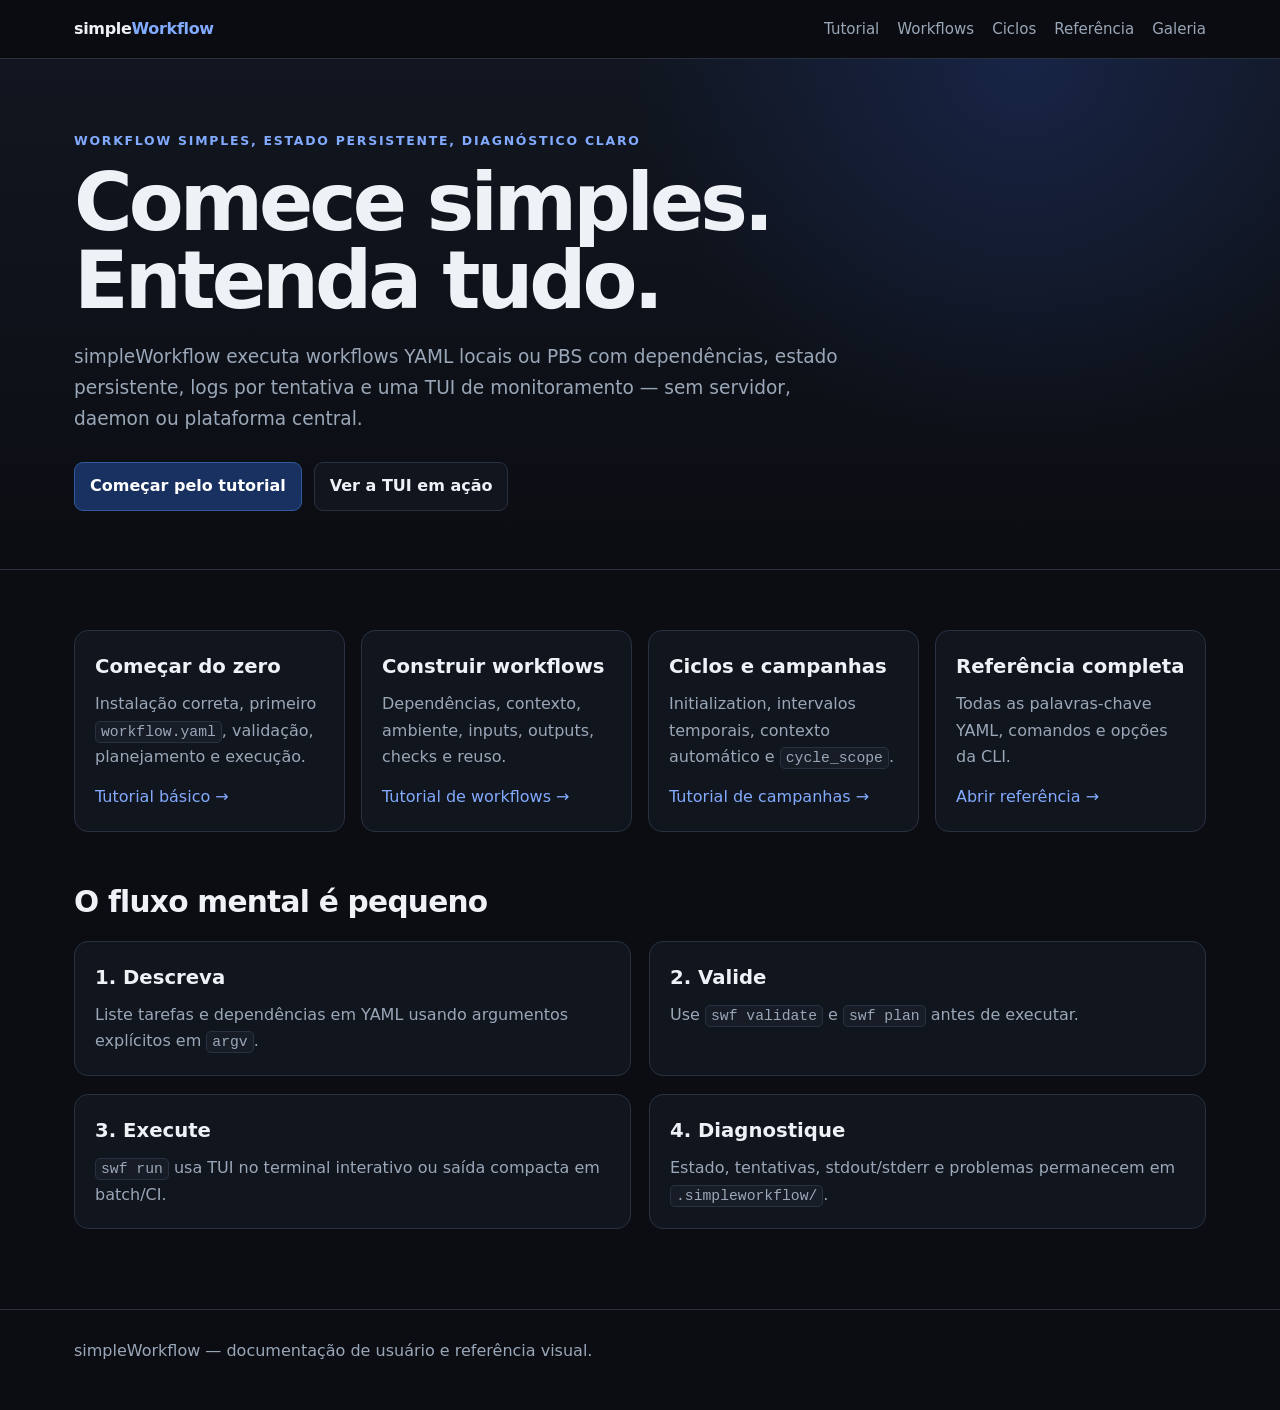
<file: docs/index.html>
<!doctype html>
<html lang="pt-BR">
<head>
<meta charset="utf-8"><meta name="viewport" content="width=device-width,initial-scale=1">
<meta name="color-scheme" content="dark">
<title>simpleWorkflow — Documentação</title>
<link rel="stylesheet" href="assets/site.css">
</head>
<body>
<nav class="site-nav"><div class="inner">
  <a class="brand" href="./">simple<span>Workflow</span></a>
  <div class="nav-links">
    <a href="tutorial/">Tutorial</a>
    <a href="tutorial/workflows.html">Workflows</a>
    <a href="tutorial/cycles.html">Ciclos</a>
    <a href="reference/yaml.html">Referência</a>
    <a class="optional" href="tutorial/showcase.html">Galeria</a>
  </div>
</div></nav>
<header class="hero"><div class="inner">
  <div class="eyebrow">Workflow simples, estado persistente, diagnóstico claro</div>
  <h1>Comece simples.<br>Entenda tudo.</h1>
  <p>simpleWorkflow executa workflows YAML locais ou PBS com dependências, estado persistente, logs por tentativa e uma TUI de monitoramento — sem servidor, daemon ou plataforma central.</p>
  <div class="actions">
    <a class="button primary" href="tutorial/">Começar pelo tutorial</a>
    <a class="button" href="tutorial/showcase.html">Ver a TUI em ação</a>
  </div>
</div></header>
<main>
  <div class="cards">
    <div class="card"><h3>Começar do zero</h3><p>Instalação correta, primeiro <code>workflow.yaml</code>, validação, planejamento e execução.</p><p style="margin-top:14px"><a href="tutorial/">Tutorial básico →</a></p></div>
    <div class="card"><h3>Construir workflows</h3><p>Dependências, contexto, ambiente, inputs, outputs, checks e reuso.</p><p style="margin-top:14px"><a href="tutorial/workflows.html">Tutorial de workflows →</a></p></div>
    <div class="card"><h3>Ciclos e campanhas</h3><p>Initialization, intervalos temporais, contexto automático e <code>cycle_scope</code>.</p><p style="margin-top:14px"><a href="tutorial/cycles.html">Tutorial de campanhas →</a></p></div>
    <div class="card"><h3>Referência completa</h3><p>Todas as palavras-chave YAML, comandos e opções da CLI.</p><p style="margin-top:14px"><a href="reference/yaml.html">Abrir referência →</a></p></div>
  </div>
  <section style="margin-top:46px">
    <h2>O fluxo mental é pequeno</h2>
    <div class="grid-2">
      <div class="card"><h3>1. Descreva</h3><p>Liste tarefas e dependências em YAML usando argumentos explícitos em <code>argv</code>.</p></div>
      <div class="card"><h3>2. Valide</h3><p>Use <code>swf validate</code> e <code>swf plan</code> antes de executar.</p></div>
      <div class="card"><h3>3. Execute</h3><p><code>swf run</code> usa TUI no terminal interativo ou saída compacta em batch/CI.</p></div>
      <div class="card"><h3>4. Diagnostique</h3><p>Estado, tentativas, stdout/stderr e problemas permanecem em <code>.simpleworkflow/</code>.</p></div>
    </div>
  </section>
</main>
<footer><div class="inner">simpleWorkflow — documentação de usuário e referência visual.</div></footer>
</body></html>
</file>
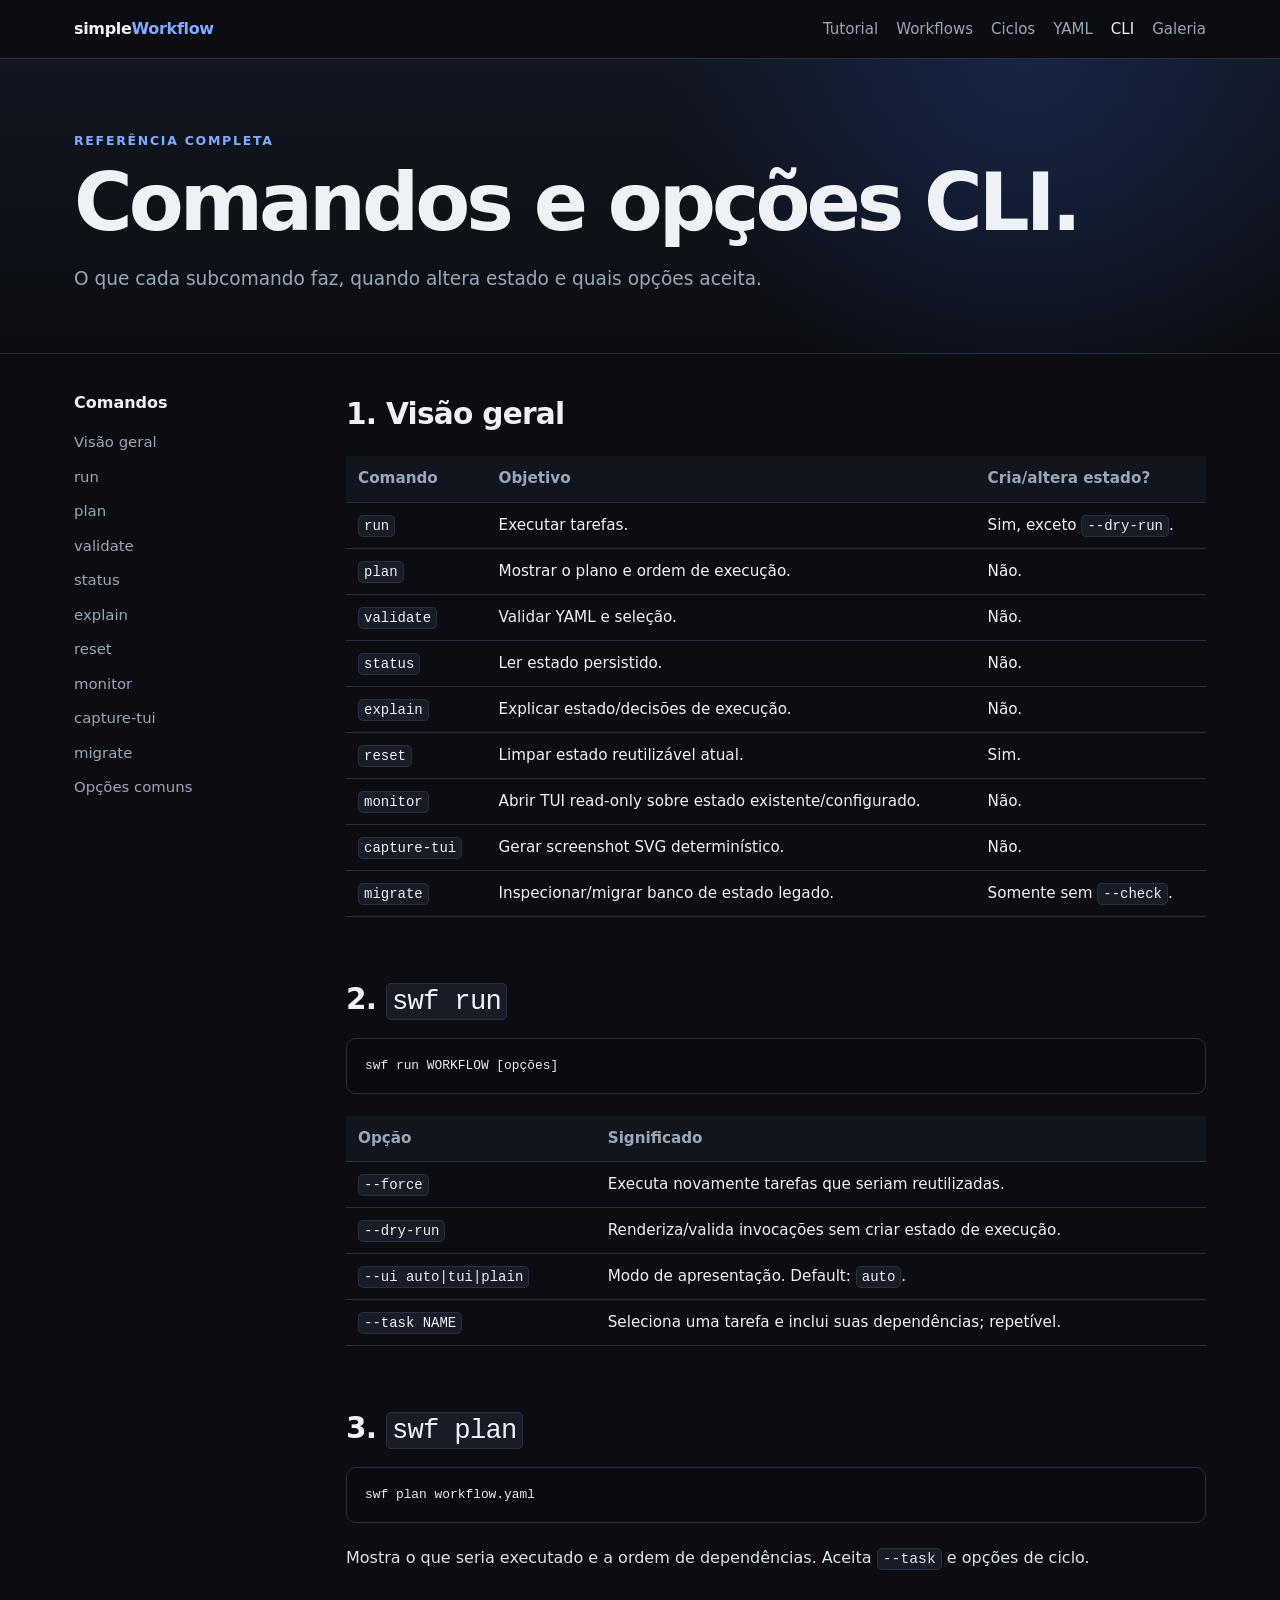
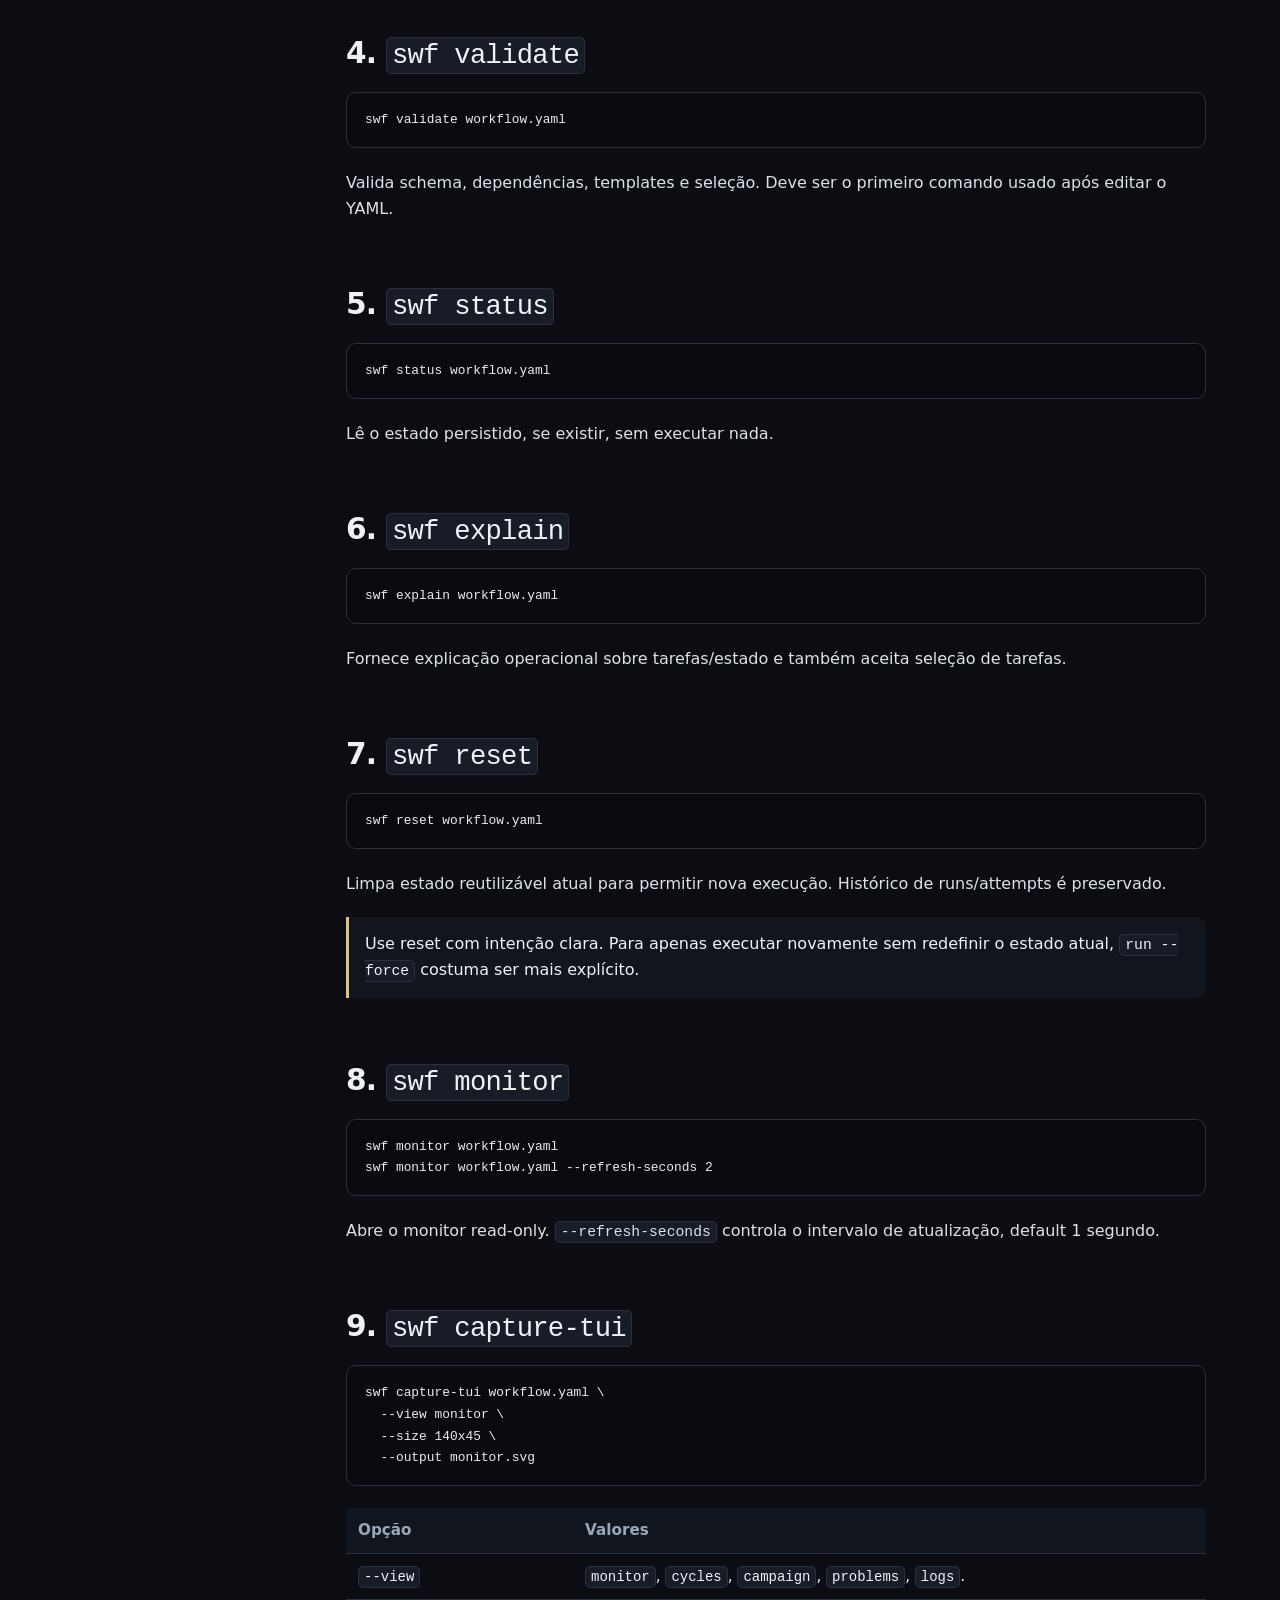
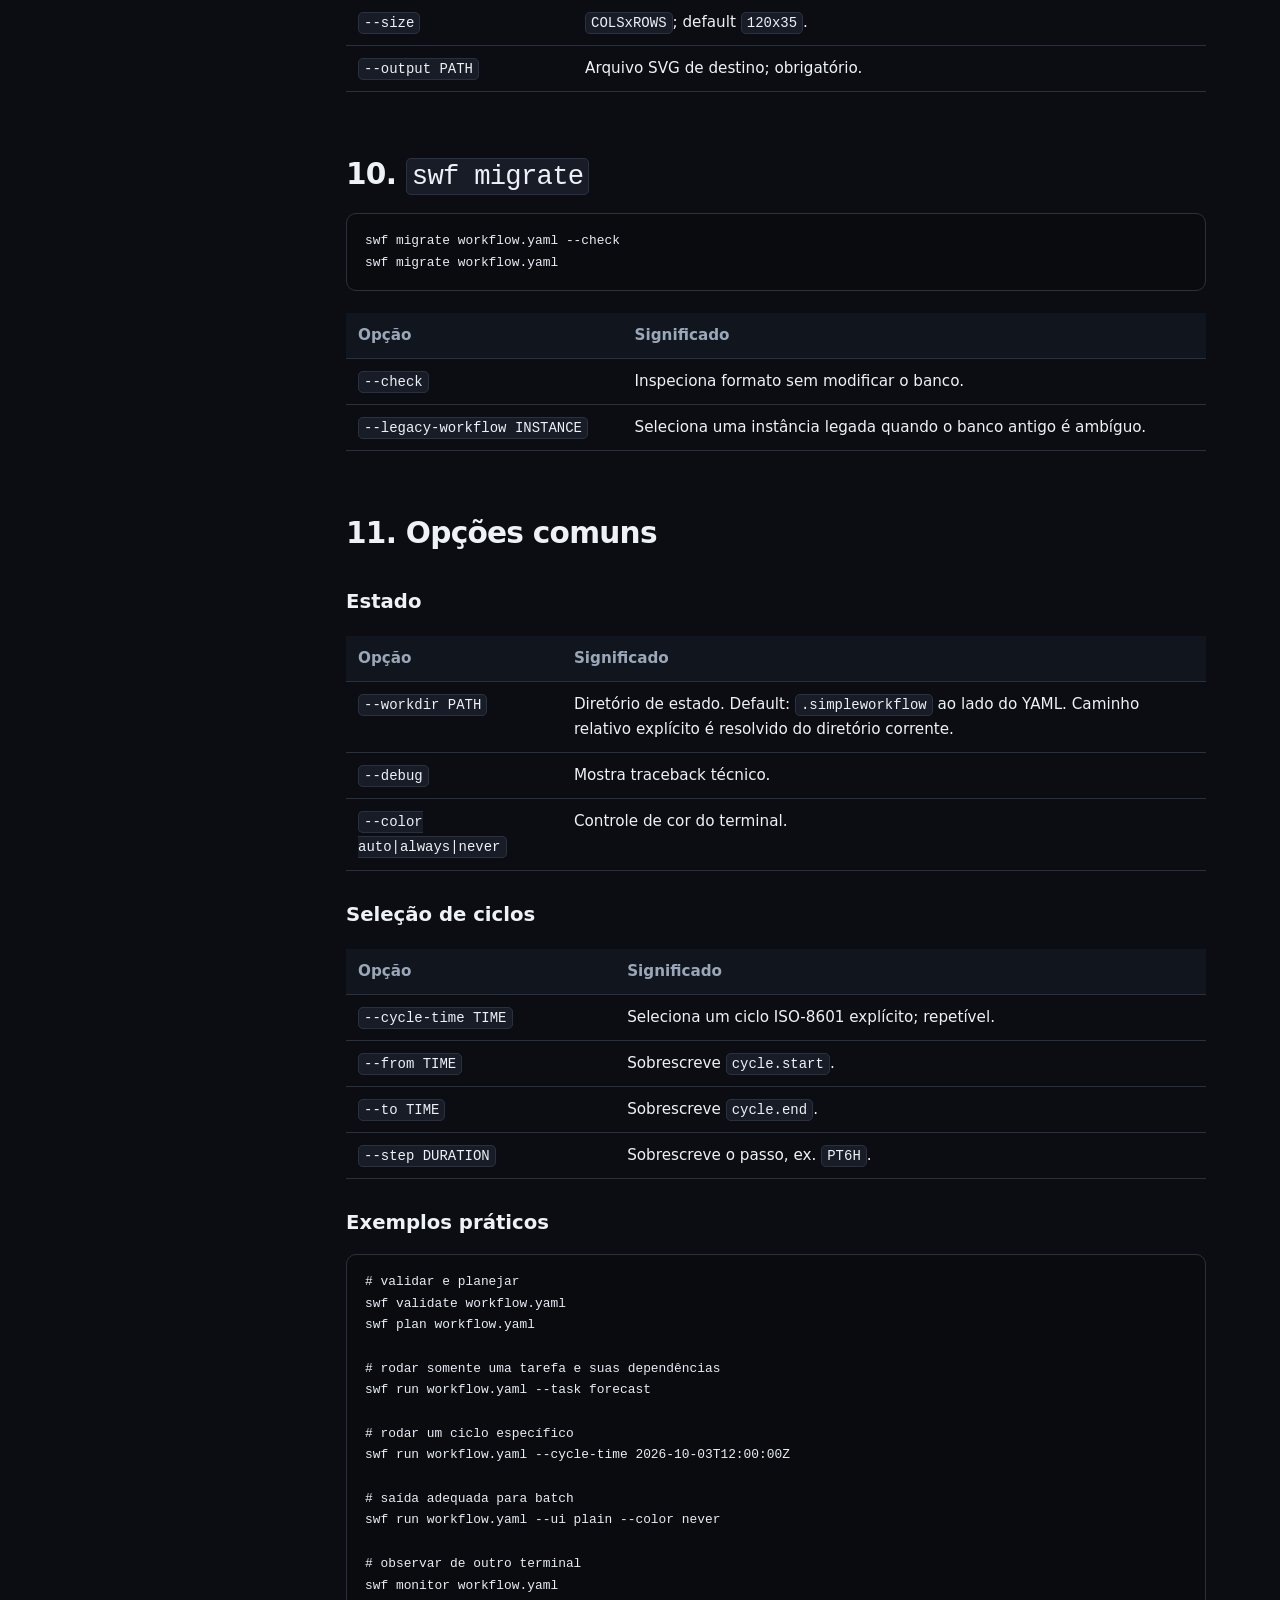
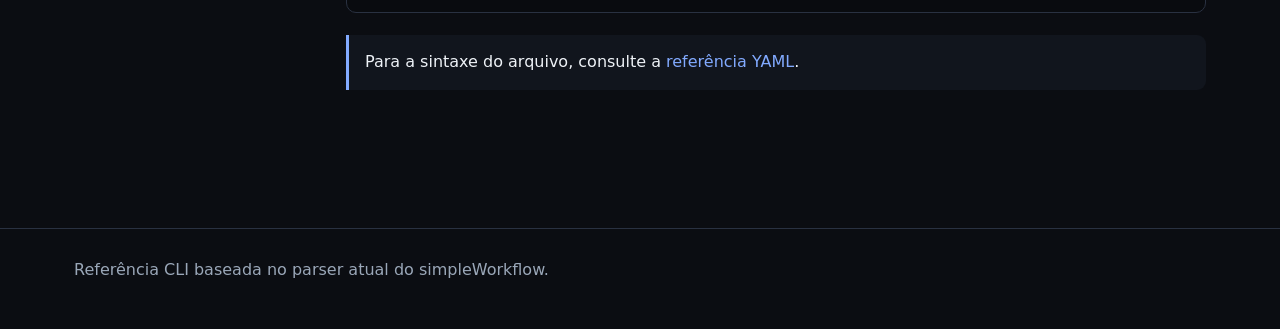
<file: docs/reference/cli.html>
<!doctype html>
<html lang="pt-BR"><head>
<meta charset="utf-8"><meta name="viewport" content="width=device-width,initial-scale=1">
<meta name="color-scheme" content="dark"><title>Referência CLI — simpleWorkflow</title>
<link rel="stylesheet" href="../assets/site.css"></head><body>
<nav class="site-nav"><div class="inner"><a class="brand" href="../">simple<span>Workflow</span></a>
<div class="nav-links"><a href="../tutorial/">Tutorial</a><a href="../tutorial/workflows.html">Workflows</a><a href="../tutorial/cycles.html">Ciclos</a><a href="yaml.html">YAML</a><a class="active" href="cli.html">CLI</a><a class="optional" href="../tutorial/showcase.html">Galeria</a></div></div></nav>
<header class="hero"><div class="inner"><div class="eyebrow">Referência completa</div><h1>Comandos e opções CLI.</h1><p>O que cada subcomando faz, quando altera estado e quais opções aceita.</p></div></header>
<main><div class="layout"><aside class="toc"><strong>Comandos</strong><a href="#overview">Visão geral</a><a href="#run">run</a><a href="#plan">plan</a><a href="#validate">validate</a><a href="#status">status</a><a href="#explain">explain</a><a href="#reset">reset</a><a href="#monitor">monitor</a><a href="#capture">capture-tui</a><a href="#migrate">migrate</a><a href="#common">Opções comuns</a></aside>
<article>
<section id="overview"><h2>1. Visão geral</h2>
<table><thead><tr><th>Comando</th><th>Objetivo</th><th>Cria/altera estado?</th></tr></thead><tbody>
<tr><td><code>run</code></td><td>Executar tarefas.</td><td>Sim, exceto <code>--dry-run</code>.</td></tr>
<tr><td><code>plan</code></td><td>Mostrar o plano e ordem de execução.</td><td>Não.</td></tr>
<tr><td><code>validate</code></td><td>Validar YAML e seleção.</td><td>Não.</td></tr>
<tr><td><code>status</code></td><td>Ler estado persistido.</td><td>Não.</td></tr>
<tr><td><code>explain</code></td><td>Explicar estado/decisões de execução.</td><td>Não.</td></tr>
<tr><td><code>reset</code></td><td>Limpar estado reutilizável atual.</td><td>Sim.</td></tr>
<tr><td><code>monitor</code></td><td>Abrir TUI read-only sobre estado existente/configurado.</td><td>Não.</td></tr>
<tr><td><code>capture-tui</code></td><td>Gerar screenshot SVG determinístico.</td><td>Não.</td></tr>
<tr><td><code>migrate</code></td><td>Inspecionar/migrar banco de estado legado.</td><td>Somente sem <code>--check</code>.</td></tr>
</tbody></table></section>

<section id="run"><h2>2. <code>swf run</code></h2>
<pre><code>swf run WORKFLOW [opções]</code></pre>
<table><thead><tr><th>Opção</th><th>Significado</th></tr></thead><tbody>
<tr><td><code>--force</code></td><td>Executa novamente tarefas que seriam reutilizadas.</td></tr>
<tr><td><code>--dry-run</code></td><td>Renderiza/valida invocações sem criar estado de execução.</td></tr>
<tr><td><code>--ui auto|tui|plain</code></td><td>Modo de apresentação. Default: <code>auto</code>.</td></tr>
<tr><td><code>--task NAME</code></td><td>Seleciona uma tarefa e inclui suas dependências; repetível.</td></tr>
</tbody></table></section>

<section id="plan"><h2>3. <code>swf plan</code></h2><pre><code>swf plan workflow.yaml</code></pre><p>Mostra o que seria executado e a ordem de dependências. Aceita <code>--task</code> e opções de ciclo.</p></section>

<section id="validate"><h2>4. <code>swf validate</code></h2><pre><code>swf validate workflow.yaml</code></pre><p>Valida schema, dependências, templates e seleção. Deve ser o primeiro comando usado após editar o YAML.</p></section>

<section id="status"><h2>5. <code>swf status</code></h2><pre><code>swf status workflow.yaml</code></pre><p>Lê o estado persistido, se existir, sem executar nada.</p></section>

<section id="explain"><h2>6. <code>swf explain</code></h2><pre><code>swf explain workflow.yaml</code></pre><p>Fornece explicação operacional sobre tarefas/estado e também aceita seleção de tarefas.</p></section>

<section id="reset"><h2>7. <code>swf reset</code></h2><pre><code>swf reset workflow.yaml</code></pre><p>Limpa estado reutilizável atual para permitir nova execução. Histórico de runs/attempts é preservado.</p>
<div class="callout warn">Use reset com intenção clara. Para apenas executar novamente sem redefinir o estado atual, <code>run --force</code> costuma ser mais explícito.</div></section>

<section id="monitor"><h2>8. <code>swf monitor</code></h2>
<pre><code>swf monitor workflow.yaml
swf monitor workflow.yaml --refresh-seconds 2</code></pre>
<p>Abre o monitor read-only. <code>--refresh-seconds</code> controla o intervalo de atualização, default 1 segundo.</p></section>

<section id="capture"><h2>9. <code>swf capture-tui</code></h2>
<pre><code>swf capture-tui workflow.yaml \
  --view monitor \
  --size 140x45 \
  --output monitor.svg</code></pre>
<table><thead><tr><th>Opção</th><th>Valores</th></tr></thead><tbody>
<tr><td><code>--view</code></td><td><code>monitor</code>, <code>cycles</code>, <code>campaign</code>, <code>problems</code>, <code>logs</code>.</td></tr>
<tr><td><code>--size</code></td><td><code>COLSxROWS</code>; default <code>120x35</code>.</td></tr>
<tr><td><code>--output PATH</code></td><td>Arquivo SVG de destino; obrigatório.</td></tr>
</tbody></table></section>

<section id="migrate"><h2>10. <code>swf migrate</code></h2>
<pre><code>swf migrate workflow.yaml --check
swf migrate workflow.yaml</code></pre>
<table><thead><tr><th>Opção</th><th>Significado</th></tr></thead><tbody>
<tr><td><code>--check</code></td><td>Inspeciona formato sem modificar o banco.</td></tr>
<tr><td><code>--legacy-workflow INSTANCE</code></td><td>Seleciona uma instância legada quando o banco antigo é ambíguo.</td></tr>
</tbody></table></section>

<section id="common"><h2>11. Opções comuns</h2>
<h3>Estado</h3><table><thead><tr><th>Opção</th><th>Significado</th></tr></thead><tbody>
<tr><td><code>--workdir PATH</code></td><td>Diretório de estado. Default: <code>.simpleworkflow</code> ao lado do YAML. Caminho relativo explícito é resolvido do diretório corrente.</td></tr>
<tr><td><code>--debug</code></td><td>Mostra traceback técnico.</td></tr>
<tr><td><code>--color auto|always|never</code></td><td>Controle de cor do terminal.</td></tr>
</tbody></table>

<h3>Seleção de ciclos</h3><table><thead><tr><th>Opção</th><th>Significado</th></tr></thead><tbody>
<tr><td><code>--cycle-time TIME</code></td><td>Seleciona um ciclo ISO-8601 explícito; repetível.</td></tr>
<tr><td><code>--from TIME</code></td><td>Sobrescreve <code>cycle.start</code>.</td></tr>
<tr><td><code>--to TIME</code></td><td>Sobrescreve <code>cycle.end</code>.</td></tr>
<tr><td><code>--step DURATION</code></td><td>Sobrescreve o passo, ex. <code>PT6H</code>.</td></tr>
</tbody></table>

<h3>Exemplos práticos</h3>
<pre><code># validar e planejar
swf validate workflow.yaml
swf plan workflow.yaml

# rodar somente uma tarefa e suas dependências
swf run workflow.yaml --task forecast

# rodar um ciclo específico
swf run workflow.yaml --cycle-time 2026-10-03T12:00:00Z

# saída adequada para batch
swf run workflow.yaml --ui plain --color never

# observar de outro terminal
swf monitor workflow.yaml</code></pre>
<div class="callout">Para a sintaxe do arquivo, consulte a <a href="yaml.html">referência YAML</a>.</div></section>
</article></div></main><footer><div class="inner">Referência CLI baseada no parser atual do simpleWorkflow.</div></footer></body></html>
</file>
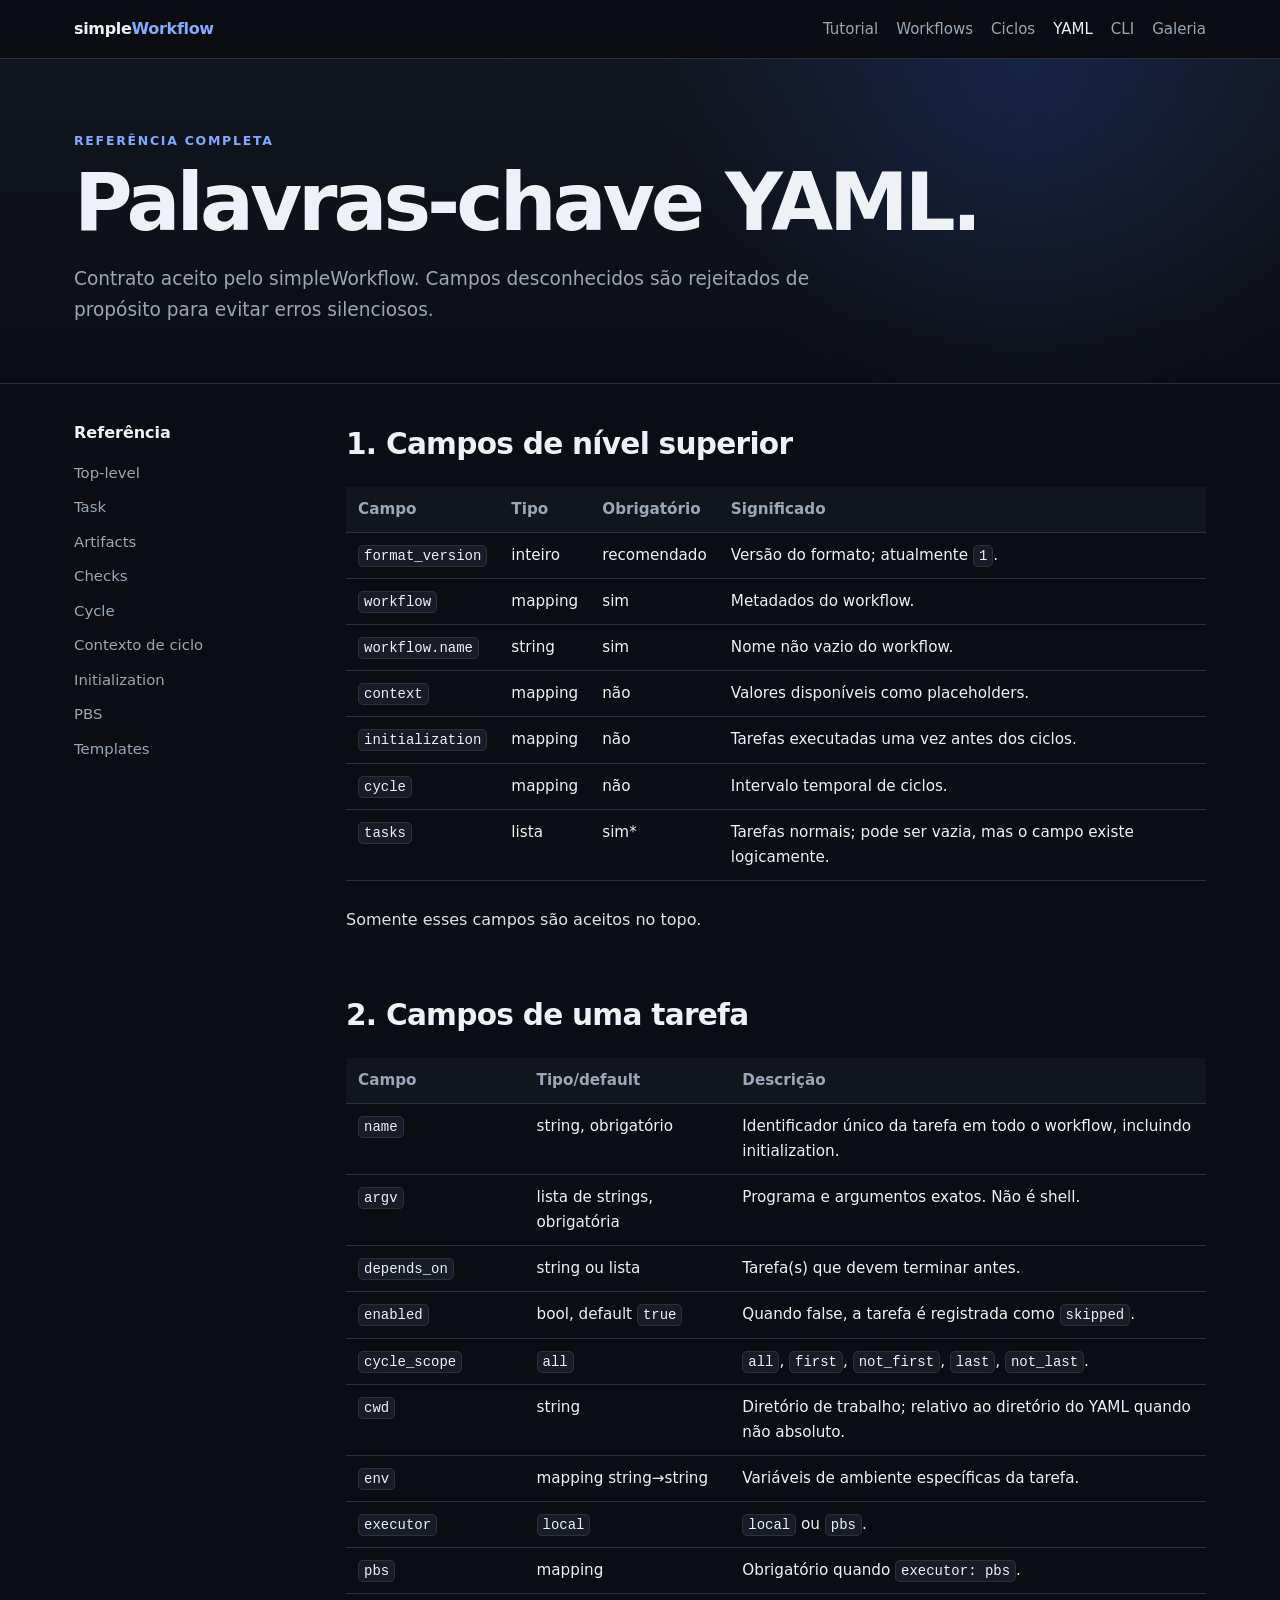
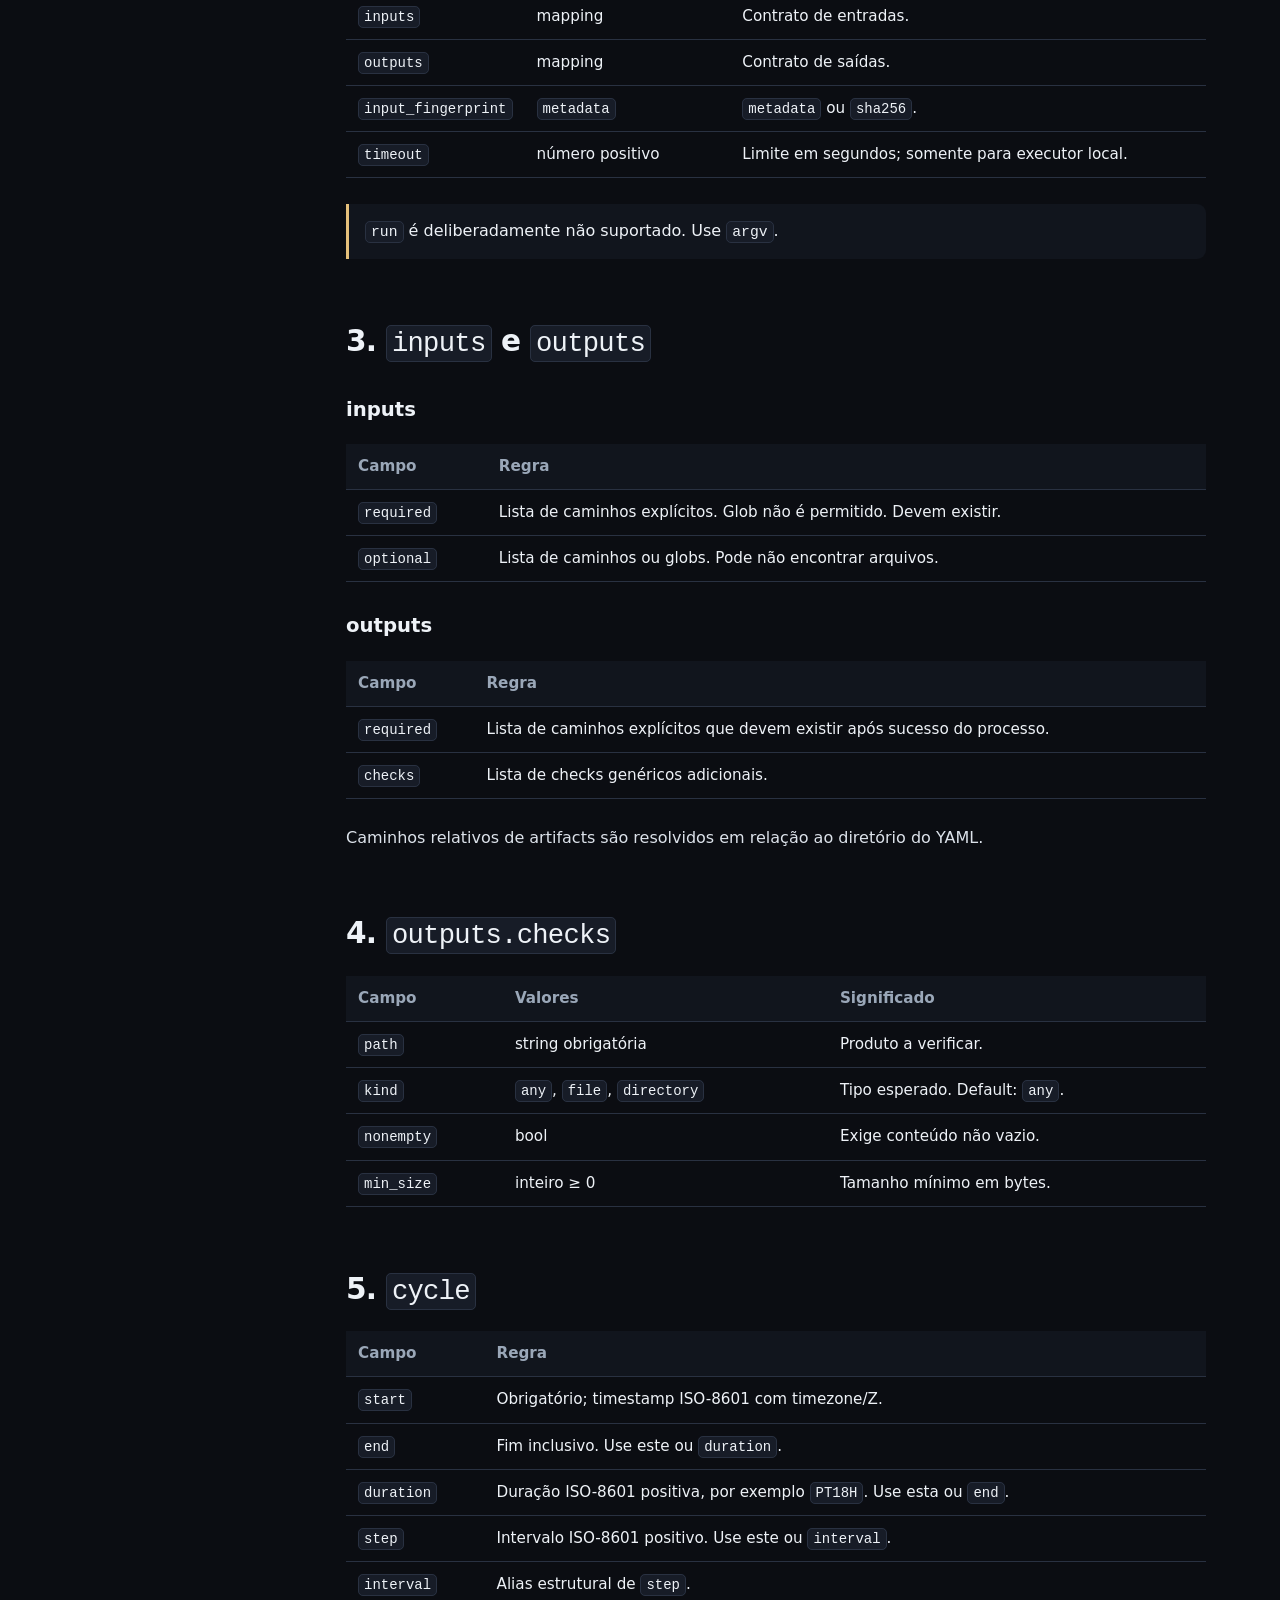
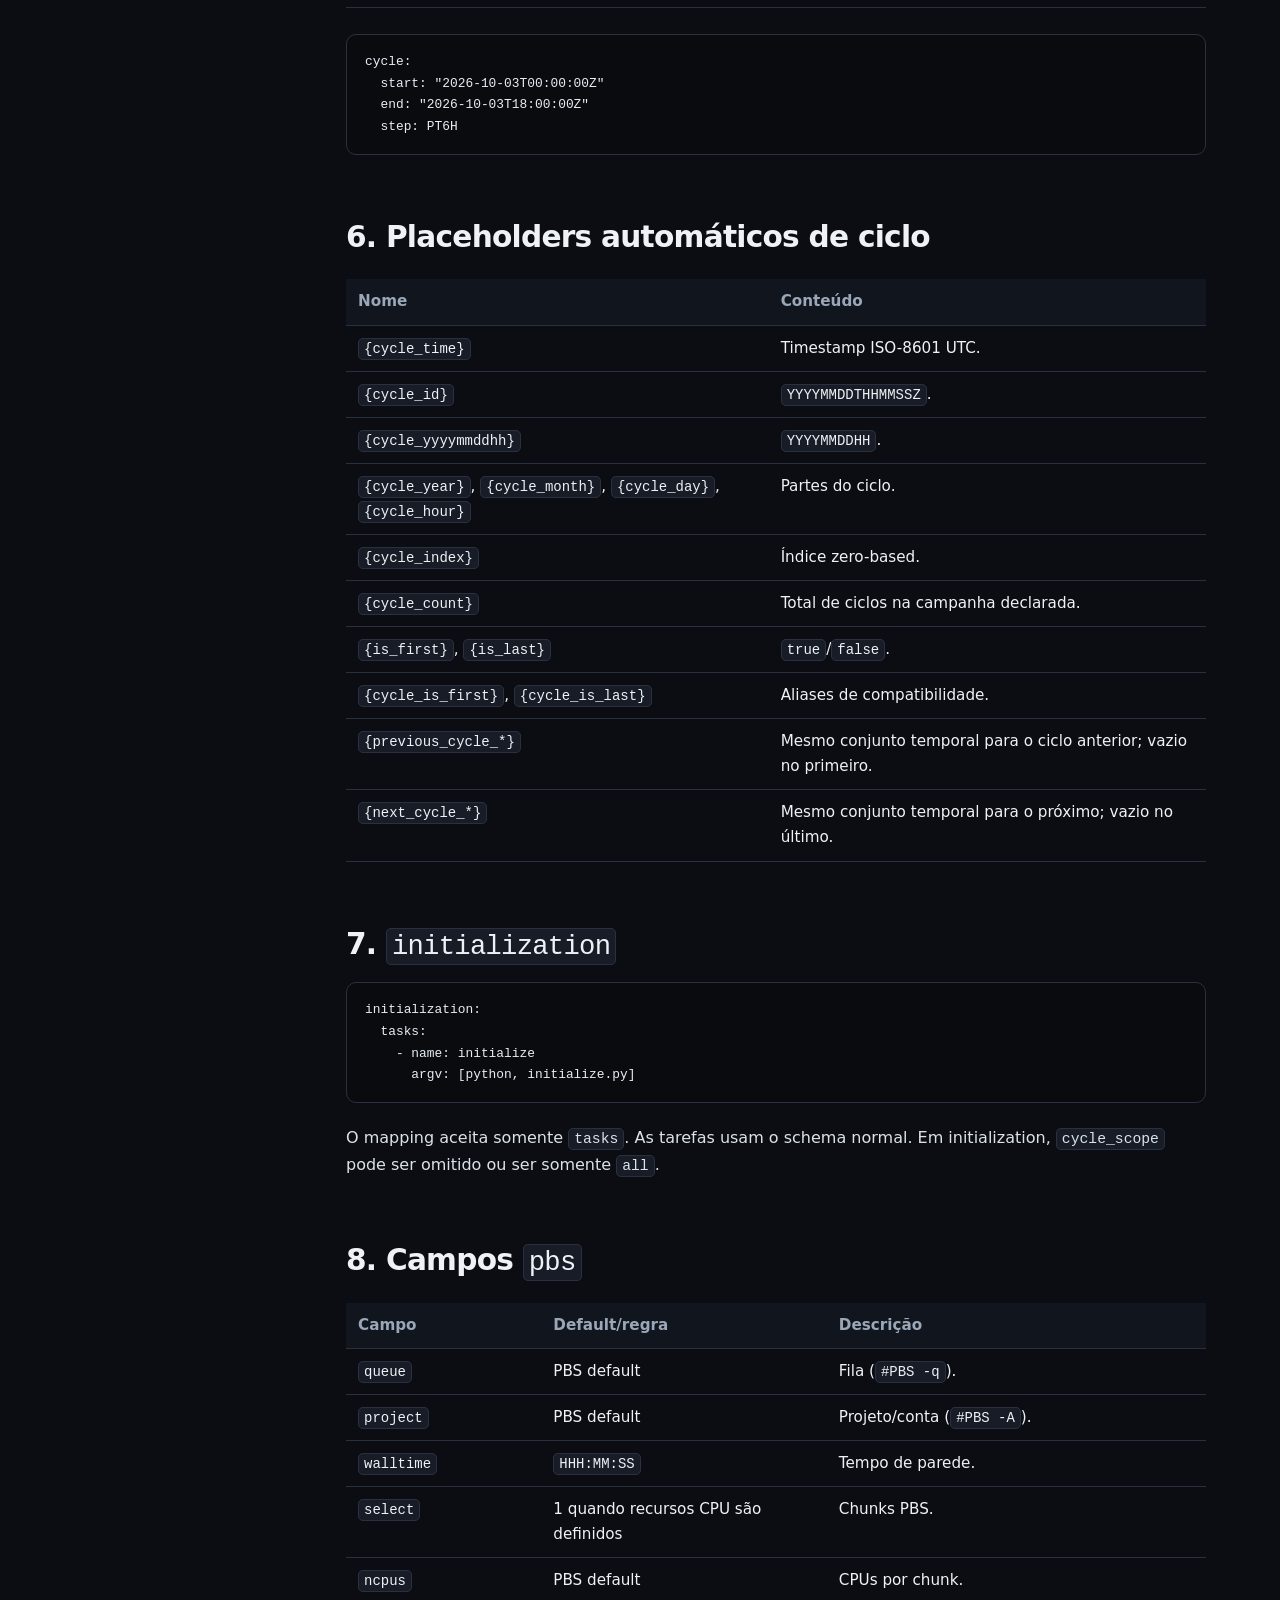
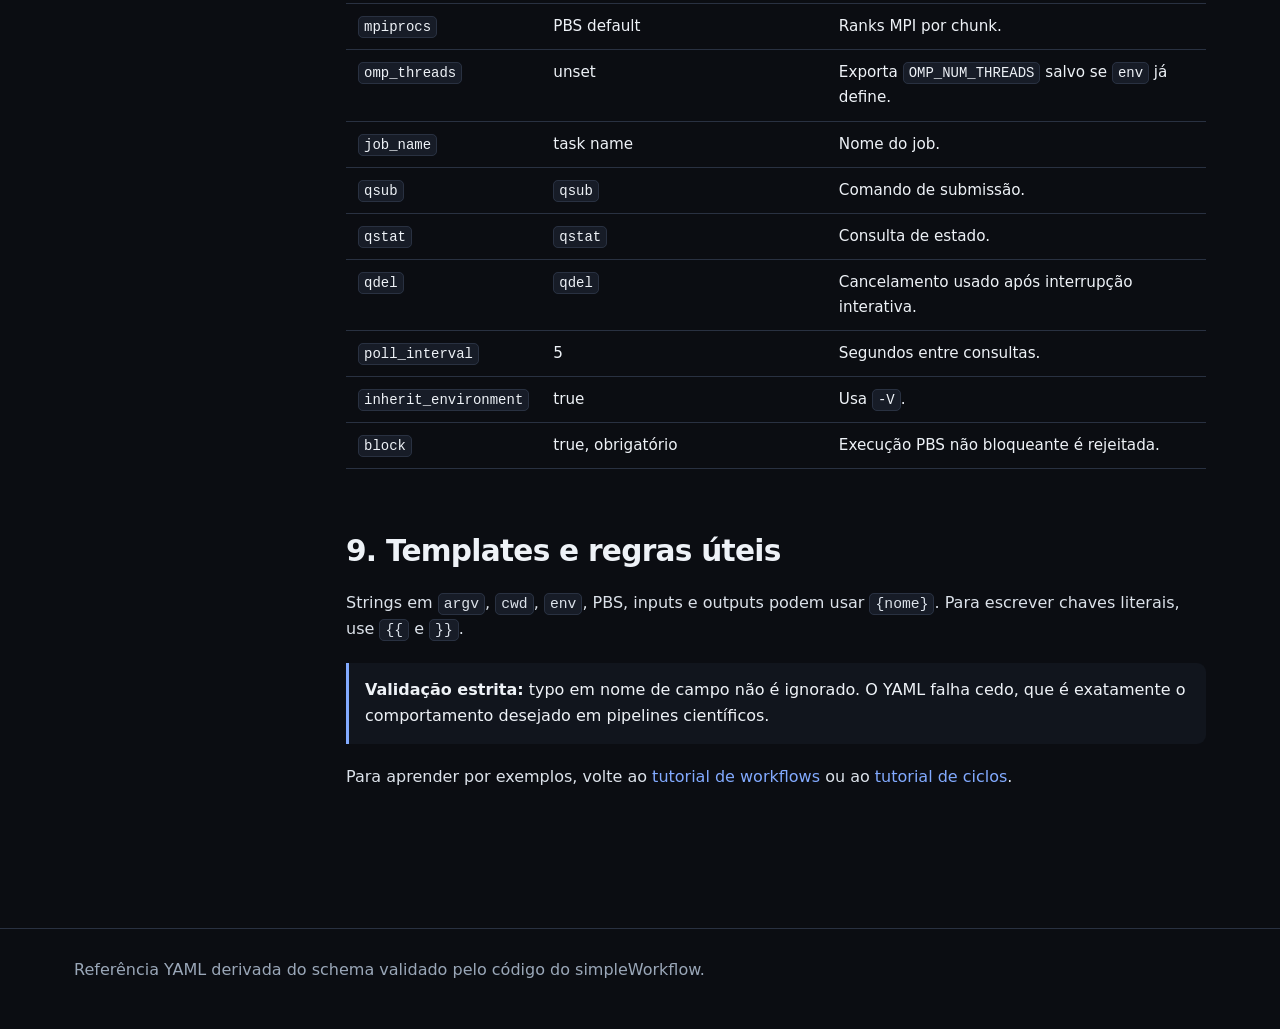
<file: docs/reference/yaml.html>
<!doctype html>
<html lang="pt-BR"><head>
<meta charset="utf-8"><meta name="viewport" content="width=device-width,initial-scale=1">
<meta name="color-scheme" content="dark"><title>Referência YAML — simpleWorkflow</title>
<link rel="stylesheet" href="../assets/site.css"></head><body>
<nav class="site-nav"><div class="inner"><a class="brand" href="../">simple<span>Workflow</span></a>
<div class="nav-links"><a href="../tutorial/">Tutorial</a><a href="../tutorial/workflows.html">Workflows</a><a href="../tutorial/cycles.html">Ciclos</a><a class="active" href="yaml.html">YAML</a><a href="cli.html">CLI</a><a class="optional" href="../tutorial/showcase.html">Galeria</a></div></div></nav>
<header class="hero"><div class="inner"><div class="eyebrow">Referência completa</div><h1>Palavras-chave YAML.</h1><p>Contrato aceito pelo simpleWorkflow. Campos desconhecidos são rejeitados de propósito para evitar erros silenciosos.</p></div></header>
<main><div class="layout"><aside class="toc"><strong>Referência</strong><a href="#top">Top-level</a><a href="#task">Task</a><a href="#artifacts">Artifacts</a><a href="#checks">Checks</a><a href="#cycle">Cycle</a><a href="#cycle-context">Contexto de ciclo</a><a href="#init">Initialization</a><a href="#pbs">PBS</a><a href="#templates">Templates</a></aside>
<article>
<section id="top"><h2>1. Campos de nível superior</h2>
<table><thead><tr><th>Campo</th><th>Tipo</th><th>Obrigatório</th><th>Significado</th></tr></thead><tbody>
<tr><td><code>format_version</code></td><td>inteiro</td><td>recomendado</td><td>Versão do formato; atualmente <code>1</code>.</td></tr>
<tr><td><code>workflow</code></td><td>mapping</td><td>sim</td><td>Metadados do workflow.</td></tr>
<tr><td><code>workflow.name</code></td><td>string</td><td>sim</td><td>Nome não vazio do workflow.</td></tr>
<tr><td><code>context</code></td><td>mapping</td><td>não</td><td>Valores disponíveis como placeholders.</td></tr>
<tr><td><code>initialization</code></td><td>mapping</td><td>não</td><td>Tarefas executadas uma vez antes dos ciclos.</td></tr>
<tr><td><code>cycle</code></td><td>mapping</td><td>não</td><td>Intervalo temporal de ciclos.</td></tr>
<tr><td><code>tasks</code></td><td>lista</td><td>sim*</td><td>Tarefas normais; pode ser vazia, mas o campo existe logicamente.</td></tr>
</tbody></table>
<p>Somente esses campos são aceitos no topo.</p></section>

<section id="task"><h2>2. Campos de uma tarefa</h2>
<table><thead><tr><th>Campo</th><th>Tipo/default</th><th>Descrição</th></tr></thead><tbody>
<tr><td><code>name</code></td><td>string, obrigatório</td><td>Identificador único da tarefa em todo o workflow, incluindo initialization.</td></tr>
<tr><td><code>argv</code></td><td>lista de strings, obrigatória</td><td>Programa e argumentos exatos. Não é shell.</td></tr>
<tr><td><code>depends_on</code></td><td>string ou lista</td><td>Tarefa(s) que devem terminar antes.</td></tr>
<tr><td><code>enabled</code></td><td>bool, default <code>true</code></td><td>Quando false, a tarefa é registrada como <code>skipped</code>.</td></tr>
<tr><td><code>cycle_scope</code></td><td><code>all</code></td><td><code>all</code>, <code>first</code>, <code>not_first</code>, <code>last</code>, <code>not_last</code>.</td></tr>
<tr><td><code>cwd</code></td><td>string</td><td>Diretório de trabalho; relativo ao diretório do YAML quando não absoluto.</td></tr>
<tr><td><code>env</code></td><td>mapping string→string</td><td>Variáveis de ambiente específicas da tarefa.</td></tr>
<tr><td><code>executor</code></td><td><code>local</code></td><td><code>local</code> ou <code>pbs</code>.</td></tr>
<tr><td><code>pbs</code></td><td>mapping</td><td>Obrigatório quando <code>executor: pbs</code>.</td></tr>
<tr><td><code>inputs</code></td><td>mapping</td><td>Contrato de entradas.</td></tr>
<tr><td><code>outputs</code></td><td>mapping</td><td>Contrato de saídas.</td></tr>
<tr><td><code>input_fingerprint</code></td><td><code>metadata</code></td><td><code>metadata</code> ou <code>sha256</code>.</td></tr>
<tr><td><code>timeout</code></td><td>número positivo</td><td>Limite em segundos; somente para executor local.</td></tr>
</tbody></table>
<div class="callout warn"><code>run</code> é deliberadamente não suportado. Use <code>argv</code>.</div></section>

<section id="artifacts"><h2>3. <code>inputs</code> e <code>outputs</code></h2>
<h3>inputs</h3><table><thead><tr><th>Campo</th><th>Regra</th></tr></thead><tbody>
<tr><td><code>required</code></td><td>Lista de caminhos explícitos. Glob não é permitido. Devem existir.</td></tr>
<tr><td><code>optional</code></td><td>Lista de caminhos ou globs. Pode não encontrar arquivos.</td></tr>
</tbody></table>
<h3>outputs</h3><table><thead><tr><th>Campo</th><th>Regra</th></tr></thead><tbody>
<tr><td><code>required</code></td><td>Lista de caminhos explícitos que devem existir após sucesso do processo.</td></tr>
<tr><td><code>checks</code></td><td>Lista de checks genéricos adicionais.</td></tr>
</tbody></table>
<p>Caminhos relativos de artifacts são resolvidos em relação ao diretório do YAML.</p></section>

<section id="checks"><h2>4. <code>outputs.checks</code></h2>
<table><thead><tr><th>Campo</th><th>Valores</th><th>Significado</th></tr></thead><tbody>
<tr><td><code>path</code></td><td>string obrigatória</td><td>Produto a verificar.</td></tr>
<tr><td><code>kind</code></td><td><code>any</code>, <code>file</code>, <code>directory</code></td><td>Tipo esperado. Default: <code>any</code>.</td></tr>
<tr><td><code>nonempty</code></td><td>bool</td><td>Exige conteúdo não vazio.</td></tr>
<tr><td><code>min_size</code></td><td>inteiro ≥ 0</td><td>Tamanho mínimo em bytes.</td></tr>
</tbody></table></section>

<section id="cycle"><h2>5. <code>cycle</code></h2>
<table><thead><tr><th>Campo</th><th>Regra</th></tr></thead><tbody>
<tr><td><code>start</code></td><td>Obrigatório; timestamp ISO-8601 com timezone/Z.</td></tr>
<tr><td><code>end</code></td><td>Fim inclusivo. Use este ou <code>duration</code>.</td></tr>
<tr><td><code>duration</code></td><td>Duração ISO-8601 positiva, por exemplo <code>PT18H</code>. Use esta ou <code>end</code>.</td></tr>
<tr><td><code>step</code></td><td>Intervalo ISO-8601 positivo. Use este ou <code>interval</code>.</td></tr>
<tr><td><code>interval</code></td><td>Alias estrutural de <code>step</code>.</td></tr>
</tbody></table>
<pre><code>cycle:
  start: "2026-10-03T00:00:00Z"
  end: "2026-10-03T18:00:00Z"
  step: PT6H</code></pre></section>

<section id="cycle-context"><h2>6. Placeholders automáticos de ciclo</h2>
<table><thead><tr><th>Nome</th><th>Conteúdo</th></tr></thead><tbody>
<tr><td><code>{cycle_time}</code></td><td>Timestamp ISO-8601 UTC.</td></tr>
<tr><td><code>{cycle_id}</code></td><td><code>YYYYMMDDTHHMMSSZ</code>.</td></tr>
<tr><td><code>{cycle_yyyymmddhh}</code></td><td><code>YYYYMMDDHH</code>.</td></tr>
<tr><td><code>{cycle_year}</code>, <code>{cycle_month}</code>, <code>{cycle_day}</code>, <code>{cycle_hour}</code></td><td>Partes do ciclo.</td></tr>
<tr><td><code>{cycle_index}</code></td><td>Índice zero-based.</td></tr>
<tr><td><code>{cycle_count}</code></td><td>Total de ciclos na campanha declarada.</td></tr>
<tr><td><code>{is_first}</code>, <code>{is_last}</code></td><td><code>true</code>/<code>false</code>.</td></tr>
<tr><td><code>{cycle_is_first}</code>, <code>{cycle_is_last}</code></td><td>Aliases de compatibilidade.</td></tr>
<tr><td><code>{previous_cycle_*}</code></td><td>Mesmo conjunto temporal para o ciclo anterior; vazio no primeiro.</td></tr>
<tr><td><code>{next_cycle_*}</code></td><td>Mesmo conjunto temporal para o próximo; vazio no último.</td></tr>
</tbody></table></section>

<section id="init"><h2>7. <code>initialization</code></h2>
<pre><code>initialization:
  tasks:
    - name: initialize
      argv: [python, initialize.py]</code></pre>
<p>O mapping aceita somente <code>tasks</code>. As tarefas usam o schema normal. Em initialization, <code>cycle_scope</code> pode ser omitido ou ser somente <code>all</code>.</p></section>

<section id="pbs"><h2>8. Campos <code>pbs</code></h2>
<table><thead><tr><th>Campo</th><th>Default/regra</th><th>Descrição</th></tr></thead><tbody>
<tr><td><code>queue</code></td><td>PBS default</td><td>Fila (<code>#PBS -q</code>).</td></tr>
<tr><td><code>project</code></td><td>PBS default</td><td>Projeto/conta (<code>#PBS -A</code>).</td></tr>
<tr><td><code>walltime</code></td><td><code>HHH:MM:SS</code></td><td>Tempo de parede.</td></tr>
<tr><td><code>select</code></td><td>1 quando recursos CPU são definidos</td><td>Chunks PBS.</td></tr>
<tr><td><code>ncpus</code></td><td>PBS default</td><td>CPUs por chunk.</td></tr>
<tr><td><code>mpiprocs</code></td><td>PBS default</td><td>Ranks MPI por chunk.</td></tr>
<tr><td><code>omp_threads</code></td><td>unset</td><td>Exporta <code>OMP_NUM_THREADS</code> salvo se <code>env</code> já define.</td></tr>
<tr><td><code>job_name</code></td><td>task name</td><td>Nome do job.</td></tr>
<tr><td><code>qsub</code></td><td><code>qsub</code></td><td>Comando de submissão.</td></tr>
<tr><td><code>qstat</code></td><td><code>qstat</code></td><td>Consulta de estado.</td></tr>
<tr><td><code>qdel</code></td><td><code>qdel</code></td><td>Cancelamento usado após interrupção interativa.</td></tr>
<tr><td><code>poll_interval</code></td><td>5</td><td>Segundos entre consultas.</td></tr>
<tr><td><code>inherit_environment</code></td><td>true</td><td>Usa <code>-V</code>.</td></tr>
<tr><td><code>block</code></td><td>true, obrigatório</td><td>Execução PBS não bloqueante é rejeitada.</td></tr>
</tbody></table></section>

<section id="templates"><h2>9. Templates e regras úteis</h2>
<p>Strings em <code>argv</code>, <code>cwd</code>, <code>env</code>, PBS, inputs e outputs podem usar <code>{nome}</code>. Para escrever chaves literais, use <code>{{</code> e <code>}}</code>.</p>
<div class="callout"><strong>Validação estrita:</strong> typo em nome de campo não é ignorado. O YAML falha cedo, que é exatamente o comportamento desejado em pipelines científicos.</div>
<p>Para aprender por exemplos, volte ao <a href="../tutorial/workflows.html">tutorial de workflows</a> ou ao <a href="../tutorial/cycles.html">tutorial de ciclos</a>.</p></section>
</article></div></main><footer><div class="inner">Referência YAML derivada do schema validado pelo código do simpleWorkflow.</div></footer></body></html>
</file>
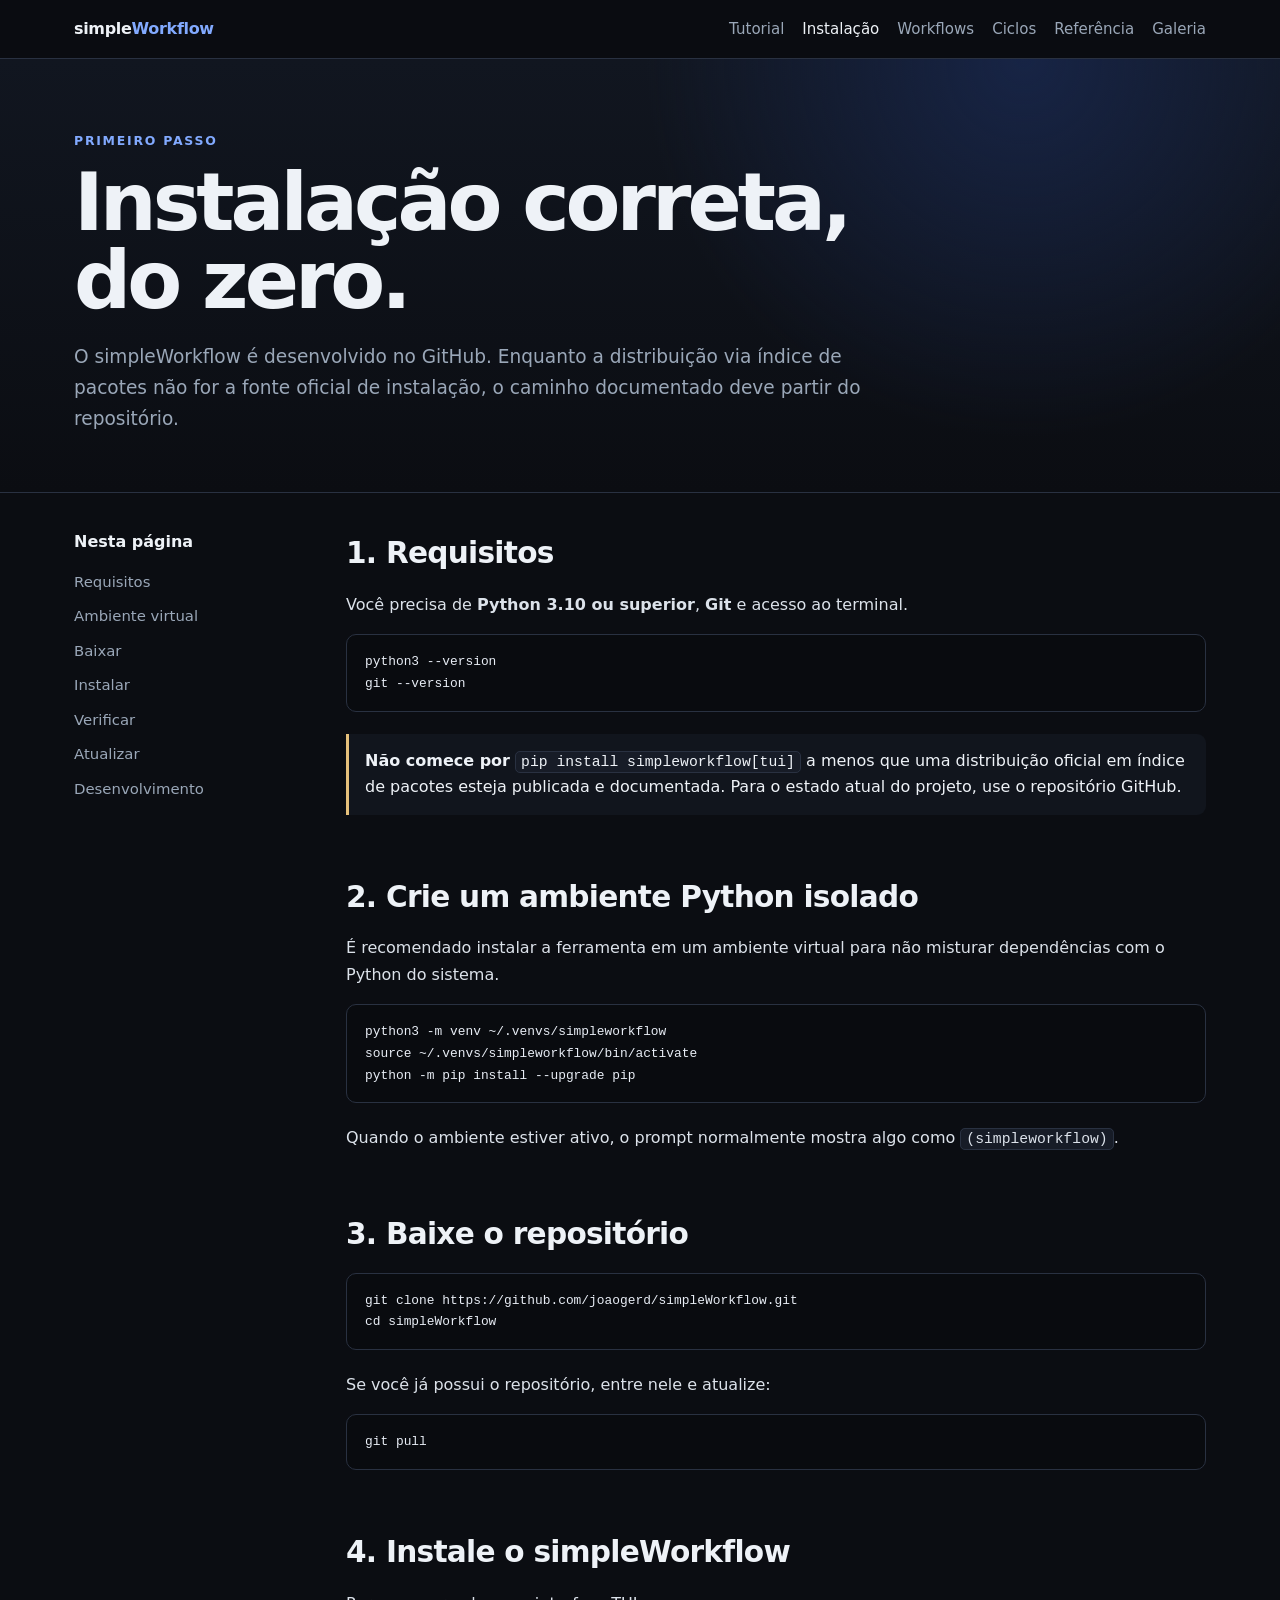
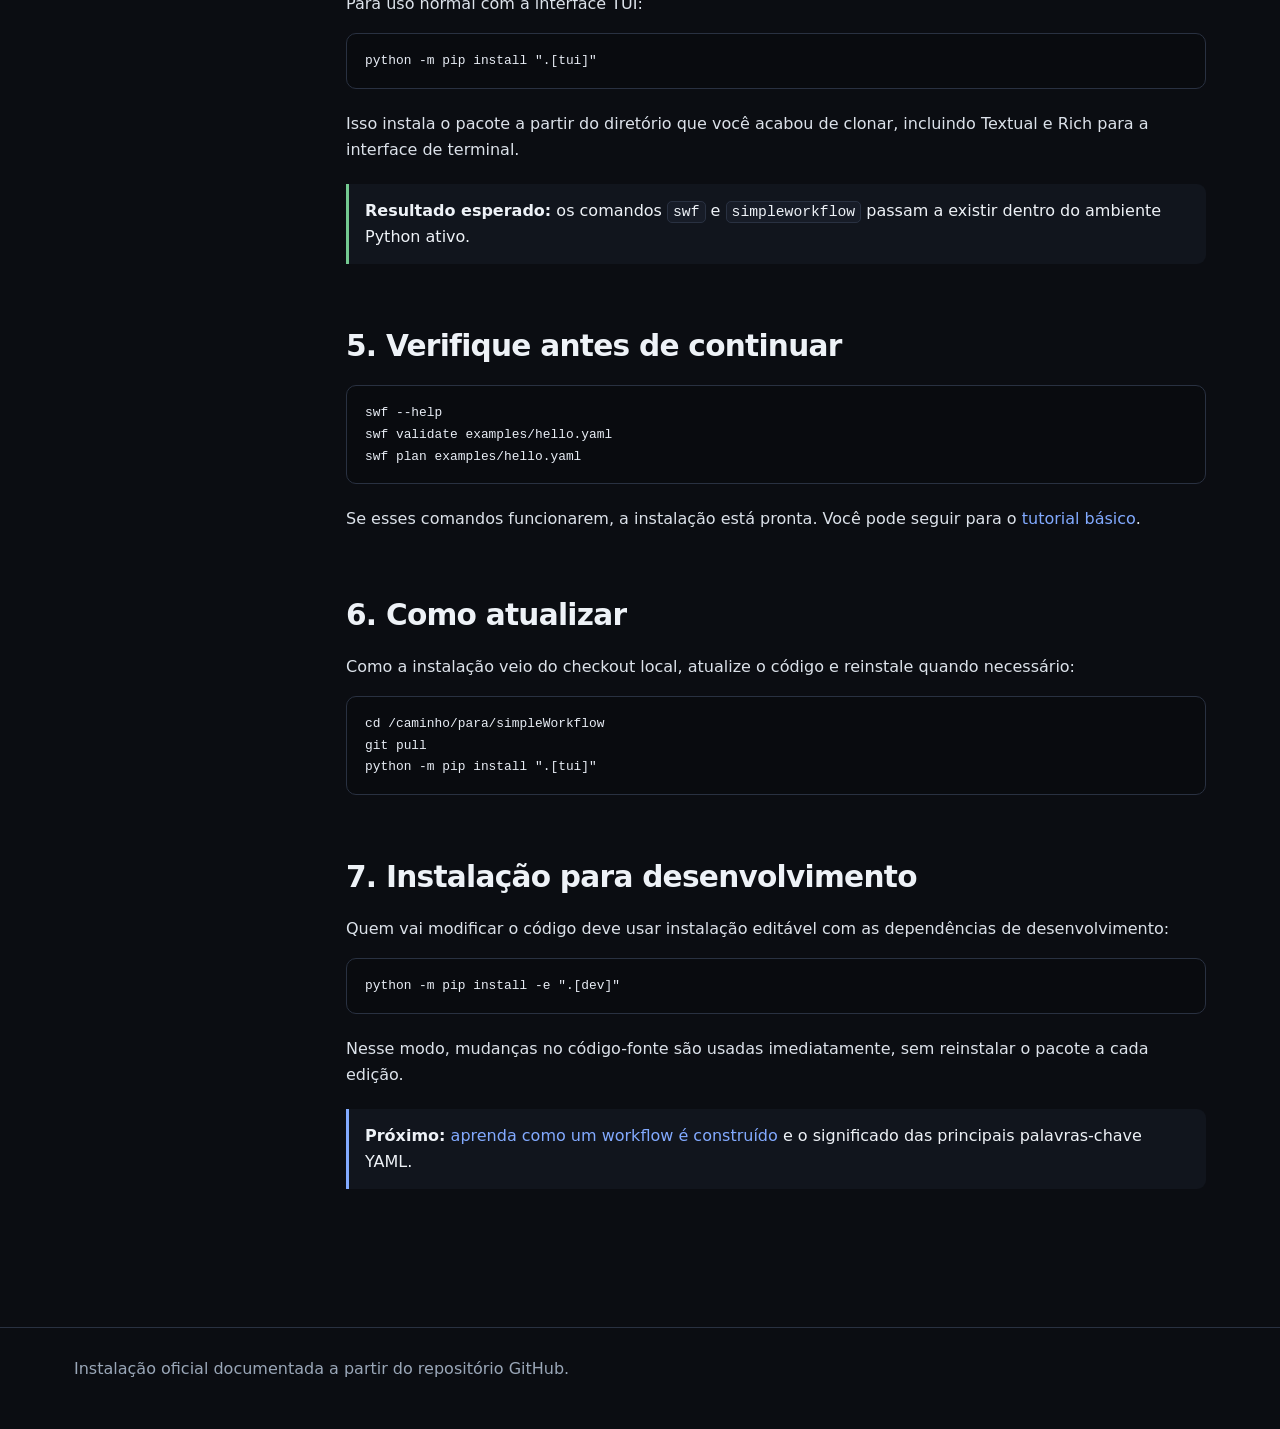
<file: docs/tutorial/install.html>
<!doctype html>
<html lang="pt-BR"><head>
<meta charset="utf-8"><meta name="viewport" content="width=device-width,initial-scale=1">
<meta name="color-scheme" content="dark"><title>Instalação — simpleWorkflow</title>
<link rel="stylesheet" href="../assets/site.css"></head><body>
<nav class="site-nav"><div class="inner"><a class="brand" href="../">simple<span>Workflow</span></a>
<div class="nav-links"><a href="./">Tutorial</a><a class="active" href="install.html">Instalação</a><a href="workflows.html">Workflows</a><a href="cycles.html">Ciclos</a><a href="../reference/yaml.html">Referência</a><a class="optional" href="showcase.html">Galeria</a></div></div></nav>
<header class="hero"><div class="inner"><div class="eyebrow">Primeiro passo</div><h1>Instalação correta,<br>do zero.</h1>
<p>O simpleWorkflow é desenvolvido no GitHub. Enquanto a distribuição via índice de pacotes não for a fonte oficial de instalação, o caminho documentado deve partir do repositório.</p></div></header>
<main><div class="layout"><aside class="toc"><strong>Nesta página</strong><a href="#requisitos">Requisitos</a><a href="#ambiente">Ambiente virtual</a><a href="#clone">Baixar</a><a href="#instalar">Instalar</a><a href="#verificar">Verificar</a><a href="#atualizar">Atualizar</a><a href="#desenvolvimento">Desenvolvimento</a></aside>
<article>
<section id="requisitos"><h2>1. Requisitos</h2><p>Você precisa de <strong>Python 3.10 ou superior</strong>, <strong>Git</strong> e acesso ao terminal.</p>
<pre><code>python3 --version
git --version</code></pre>
<div class="callout warn"><strong>Não comece por</strong> <code>pip install simpleworkflow[tui]</code> a menos que uma distribuição oficial em índice de pacotes esteja publicada e documentada. Para o estado atual do projeto, use o repositório GitHub.</div></section>

<section id="ambiente"><h2>2. Crie um ambiente Python isolado</h2><p>É recomendado instalar a ferramenta em um ambiente virtual para não misturar dependências com o Python do sistema.</p>
<pre><code>python3 -m venv ~/.venvs/simpleworkflow
source ~/.venvs/simpleworkflow/bin/activate
python -m pip install --upgrade pip</code></pre>
<p>Quando o ambiente estiver ativo, o prompt normalmente mostra algo como <code>(simpleworkflow)</code>.</p></section>

<section id="clone"><h2>3. Baixe o repositório</h2>
<pre><code>git clone https://github.com/joaogerd/simpleWorkflow.git
cd simpleWorkflow</code></pre>
<p>Se você já possui o repositório, entre nele e atualize:</p>
<pre><code>git pull</code></pre></section>

<section id="instalar"><h2>4. Instale o simpleWorkflow</h2>
<p>Para uso normal com a interface TUI:</p>
<pre><code>python -m pip install ".[tui]"</code></pre>
<p>Isso instala o pacote a partir do diretório que você acabou de clonar, incluindo Textual e Rich para a interface de terminal.</p>
<div class="callout good"><strong>Resultado esperado:</strong> os comandos <code>swf</code> e <code>simpleworkflow</code> passam a existir dentro do ambiente Python ativo.</div></section>

<section id="verificar"><h2>5. Verifique antes de continuar</h2>
<pre><code>swf --help
swf validate examples/hello.yaml
swf plan examples/hello.yaml</code></pre>
<p>Se esses comandos funcionarem, a instalação está pronta. Você pode seguir para o <a href="./">tutorial básico</a>.</p></section>

<section id="atualizar"><h2>6. Como atualizar</h2><p>Como a instalação veio do checkout local, atualize o código e reinstale quando necessário:</p>
<pre><code>cd /caminho/para/simpleWorkflow
git pull
python -m pip install ".[tui]"</code></pre></section>

<section id="desenvolvimento"><h2>7. Instalação para desenvolvimento</h2><p>Quem vai modificar o código deve usar instalação editável com as dependências de desenvolvimento:</p>
<pre><code>python -m pip install -e ".[dev]"</code></pre>
<p>Nesse modo, mudanças no código-fonte são usadas imediatamente, sem reinstalar o pacote a cada edição.</p>
<div class="callout"><strong>Próximo:</strong> <a href="workflows.html">aprenda como um workflow é construído</a> e o significado das principais palavras-chave YAML.</div></section>
</article></div></main>
<footer><div class="inner">Instalação oficial documentada a partir do repositório GitHub.</div></footer>
</body></html>
</file>
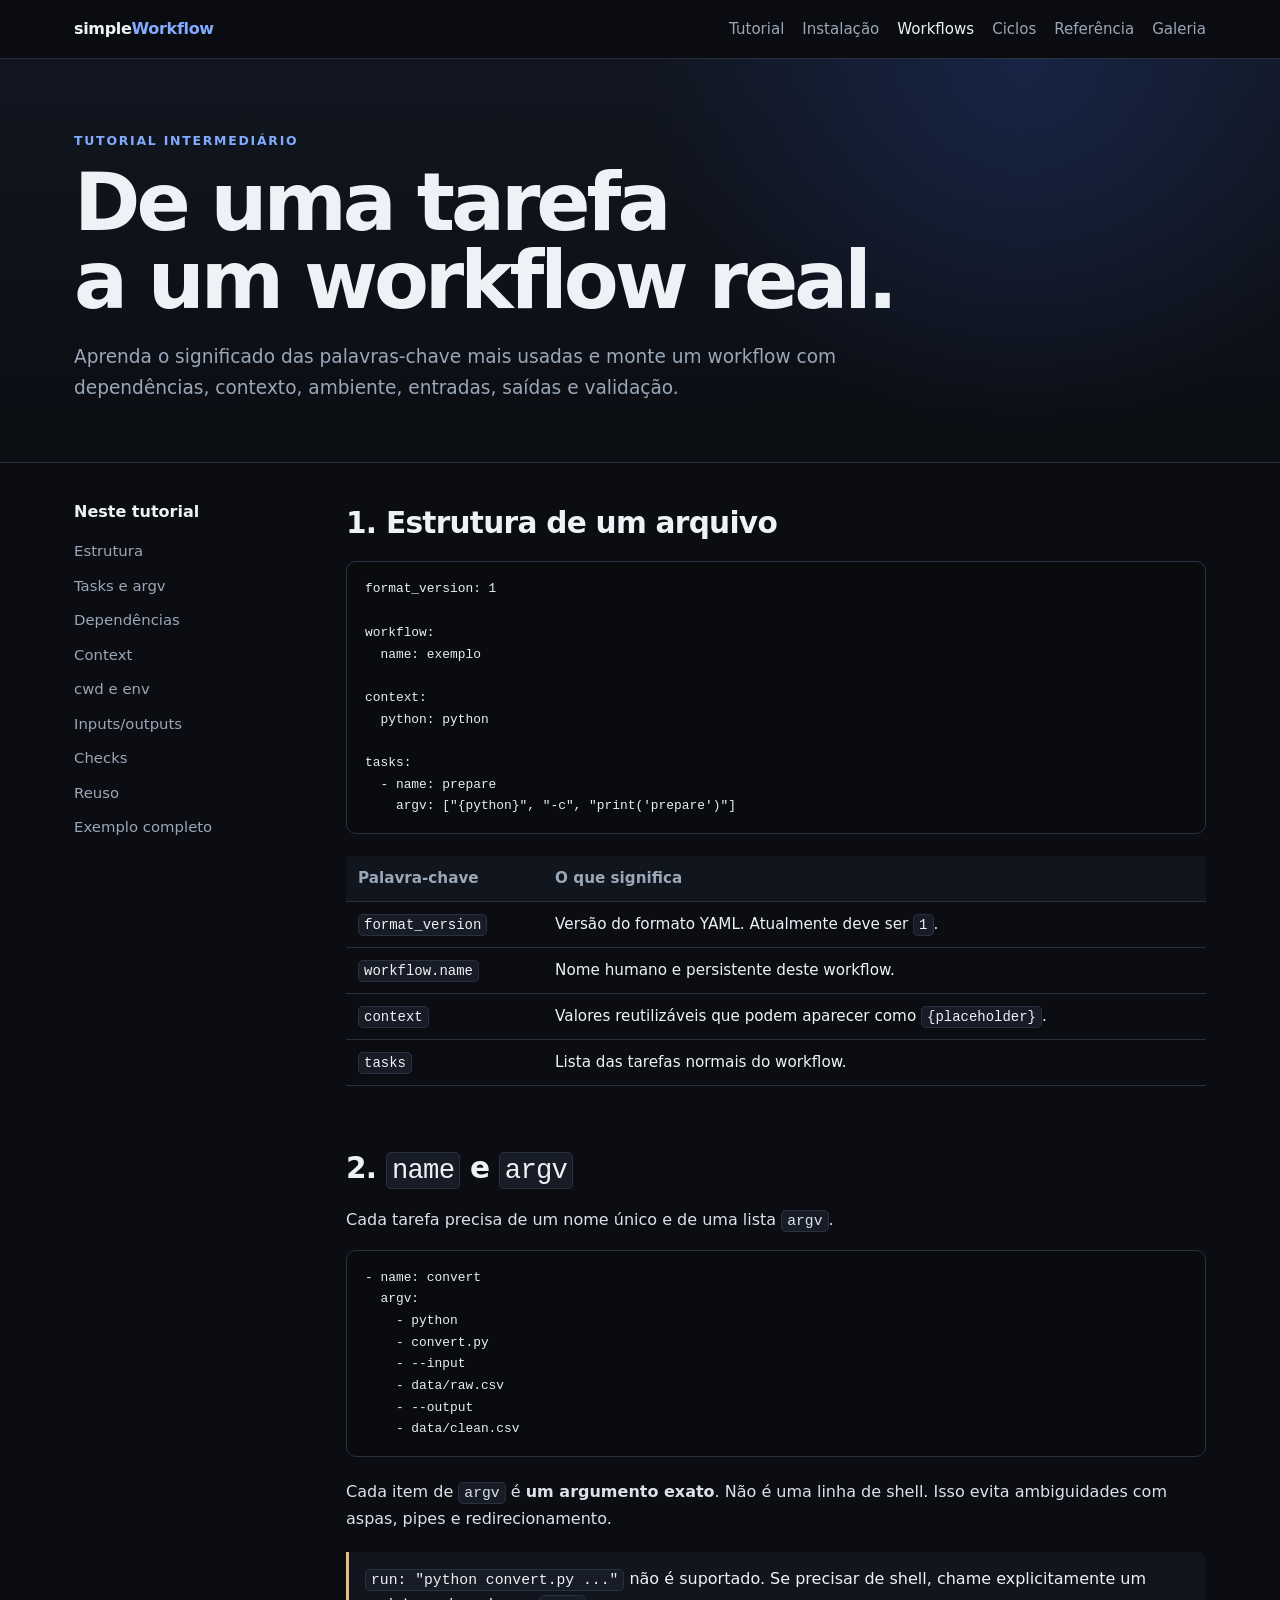
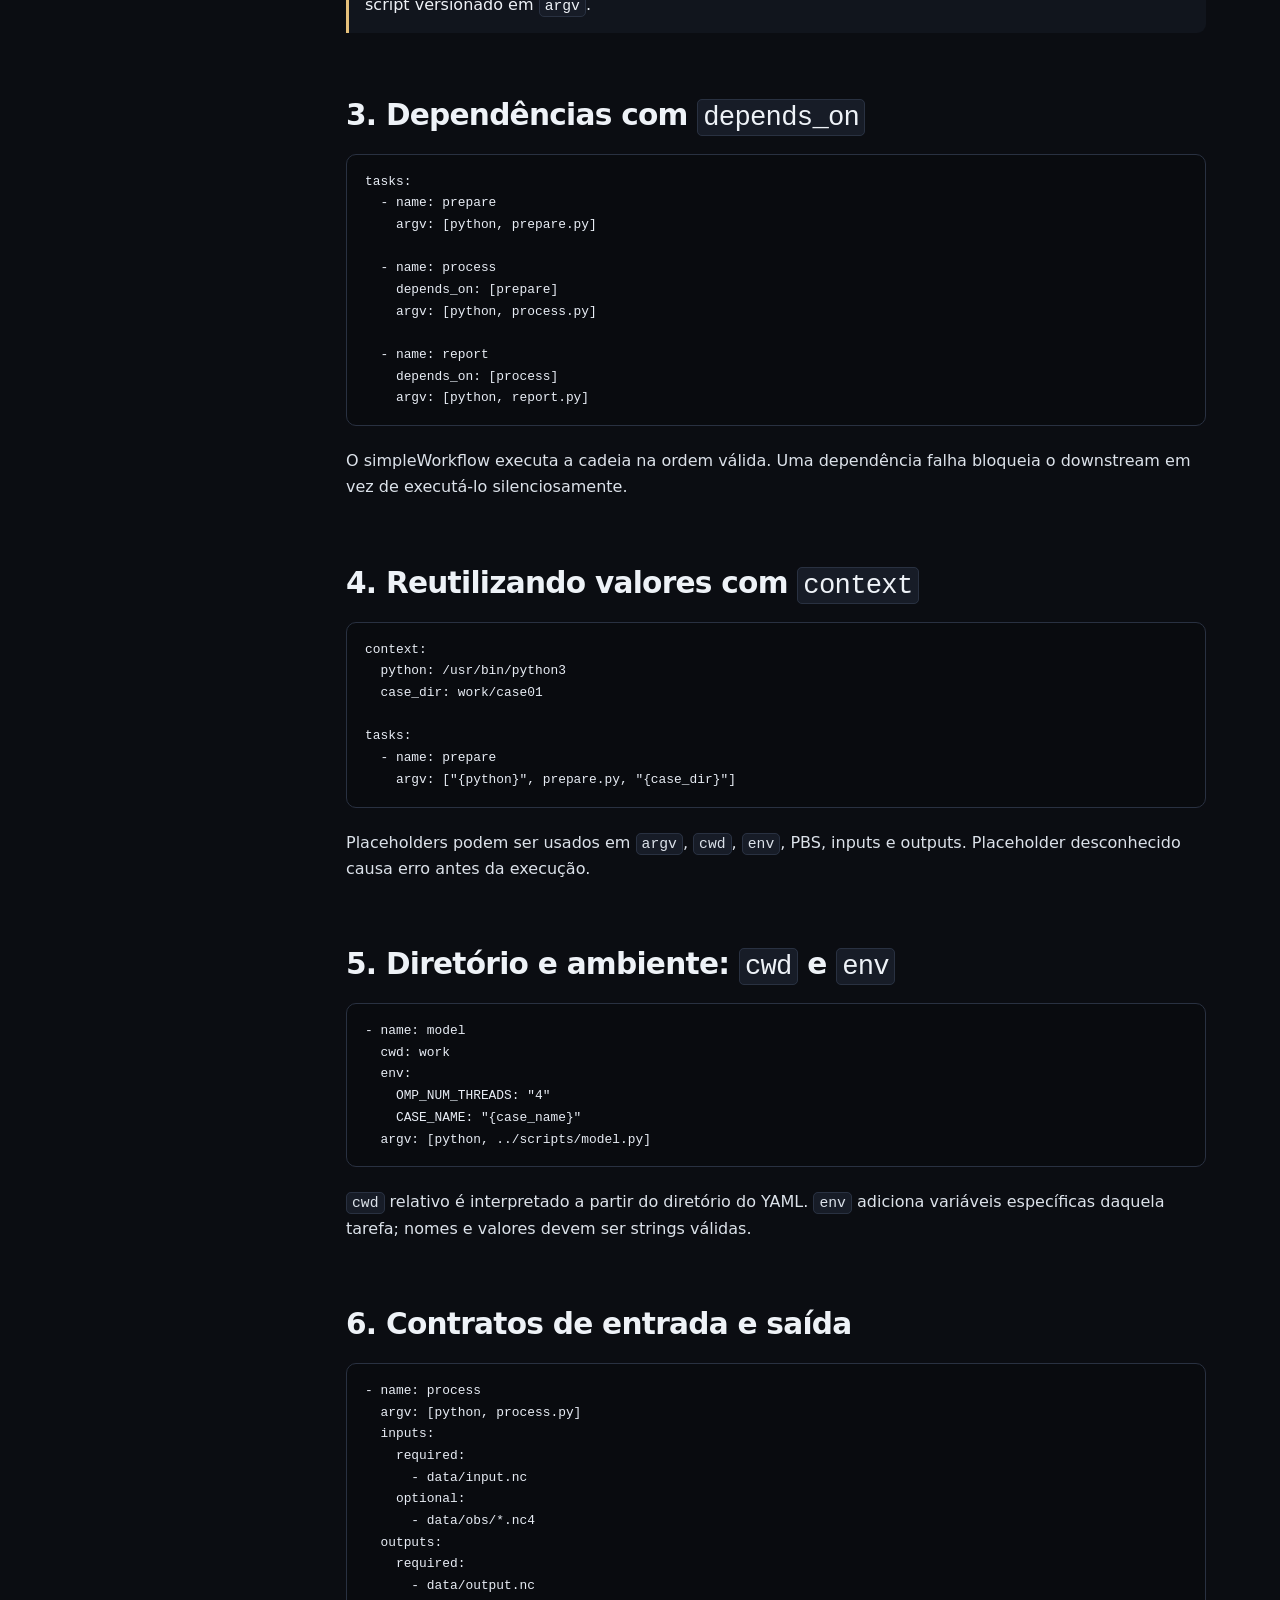
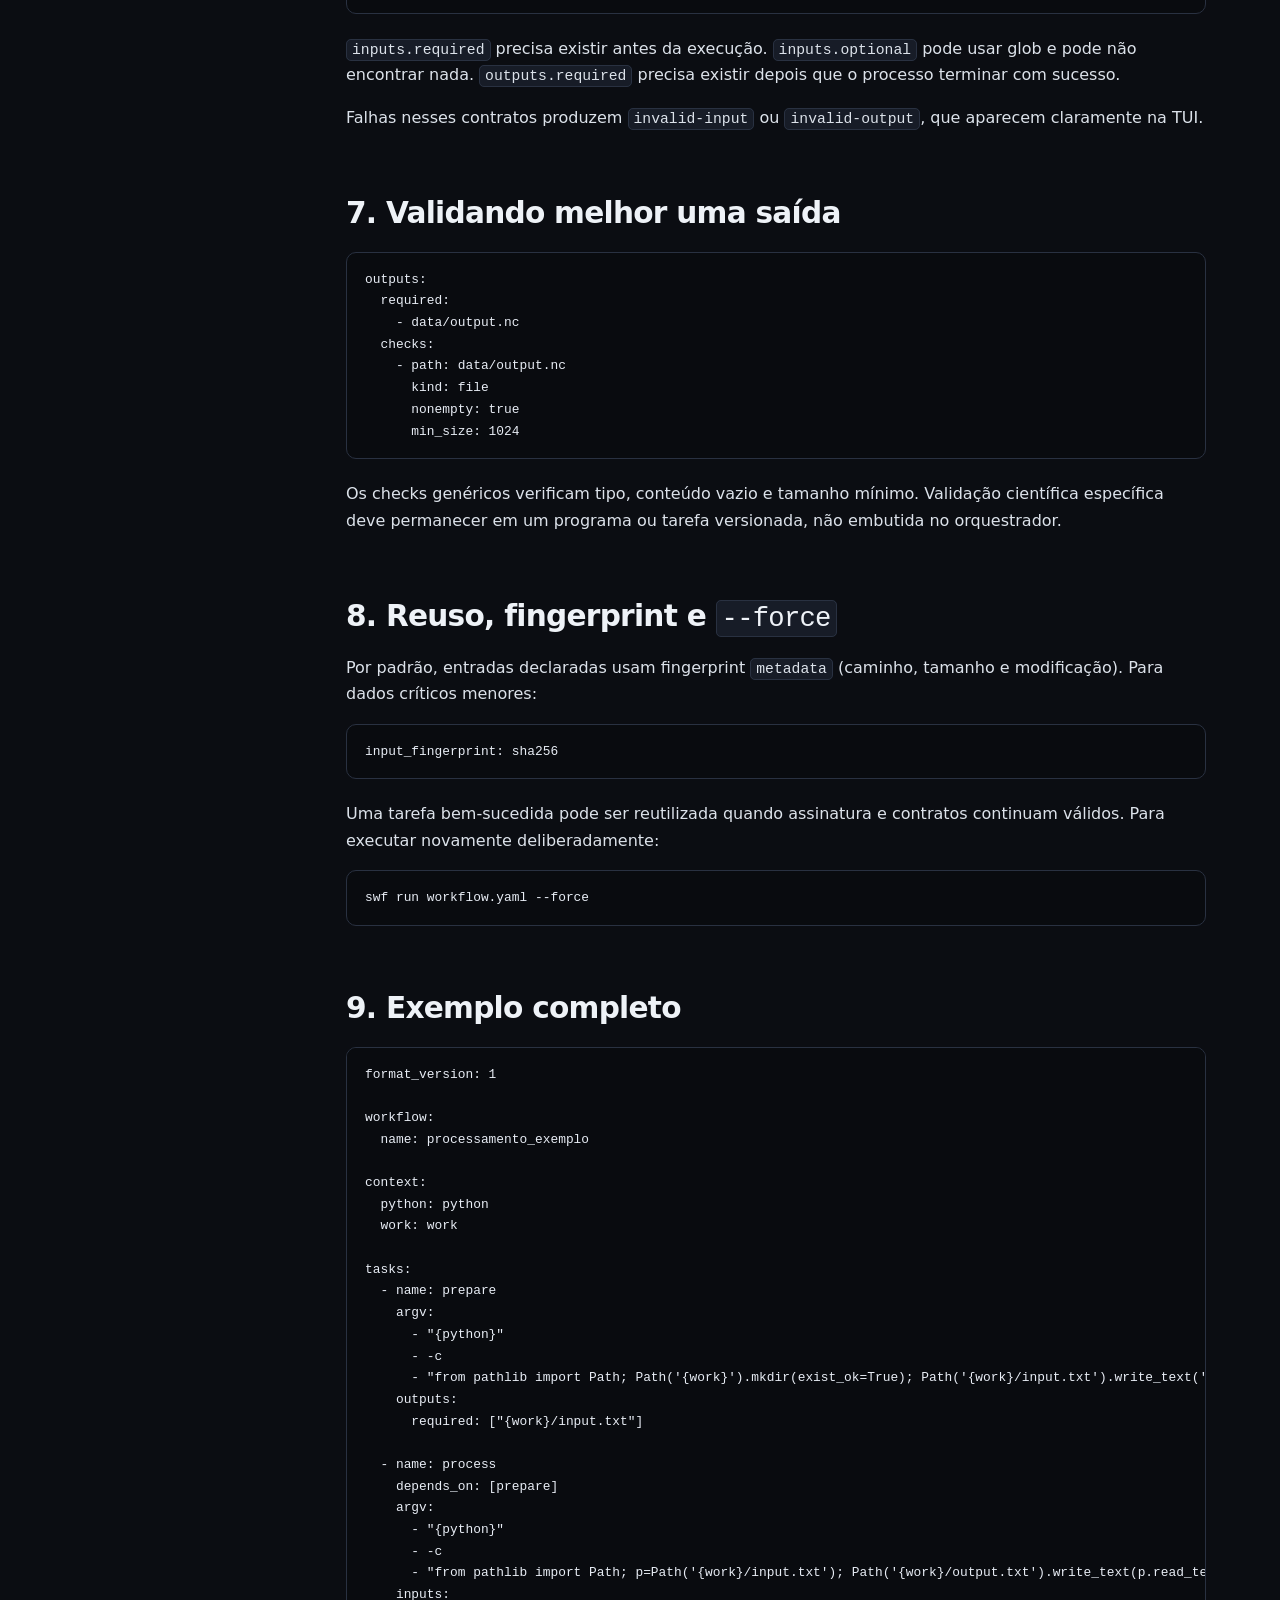
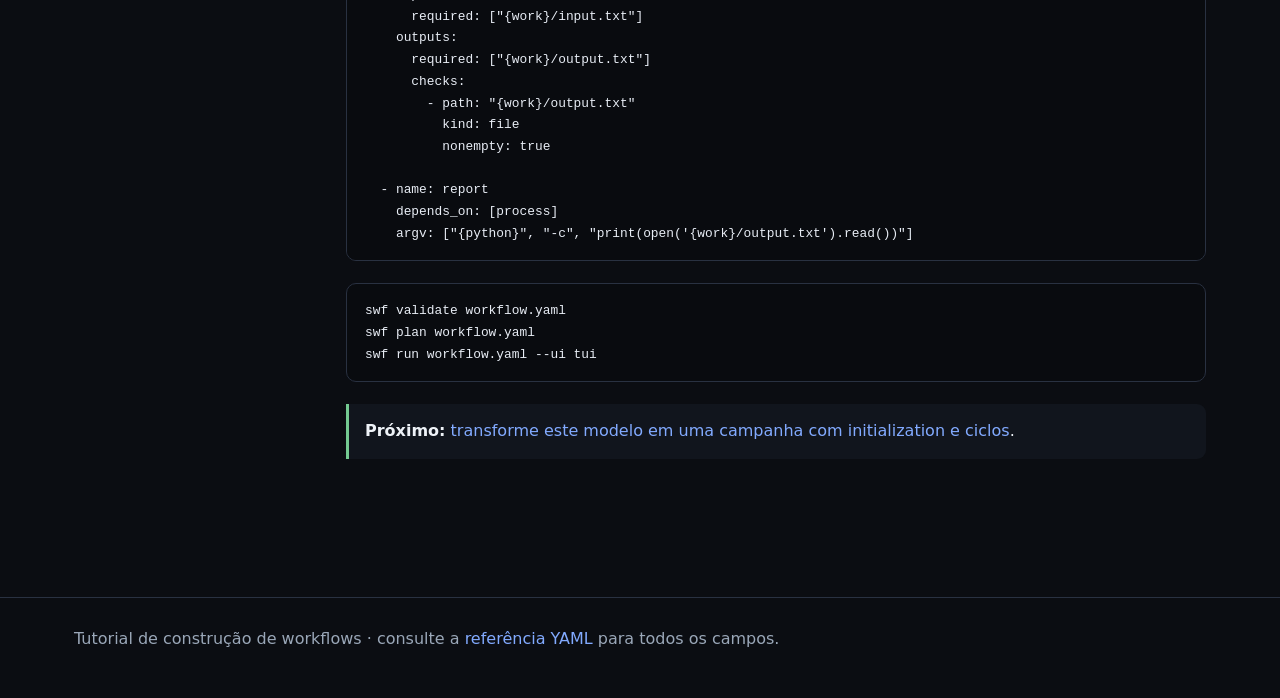
<file: docs/tutorial/workflows.html>
<!doctype html>
<html lang="pt-BR"><head>
<meta charset="utf-8"><meta name="viewport" content="width=device-width,initial-scale=1">
<meta name="color-scheme" content="dark"><title>Construindo workflows — simpleWorkflow</title>
<link rel="stylesheet" href="../assets/site.css"></head><body>
<nav class="site-nav"><div class="inner"><a class="brand" href="../">simple<span>Workflow</span></a>
<div class="nav-links"><a href="./">Tutorial</a><a href="install.html">Instalação</a><a class="active" href="workflows.html">Workflows</a><a href="cycles.html">Ciclos</a><a href="../reference/yaml.html">Referência</a><a class="optional" href="showcase.html">Galeria</a></div></div></nav>
<header class="hero"><div class="inner"><div class="eyebrow">Tutorial intermediário</div><h1>De uma tarefa<br>a um workflow real.</h1><p>Aprenda o significado das palavras-chave mais usadas e monte um workflow com dependências, contexto, ambiente, entradas, saídas e validação.</p></div></header>
<main><div class="layout"><aside class="toc"><strong>Neste tutorial</strong><a href="#estrutura">Estrutura</a><a href="#tasks">Tasks e argv</a><a href="#depends">Dependências</a><a href="#context">Context</a><a href="#cwd-env">cwd e env</a><a href="#artifacts">Inputs/outputs</a><a href="#checks">Checks</a><a href="#reuse">Reuso</a><a href="#exemplo">Exemplo completo</a></aside>
<article>
<section id="estrutura"><h2>1. Estrutura de um arquivo</h2><pre><code>format_version: 1

workflow:
  name: exemplo

context:
  python: python

tasks:
  - name: prepare
    argv: ["{python}", "-c", "print('prepare')"]</code></pre>
<table><thead><tr><th>Palavra-chave</th><th>O que significa</th></tr></thead><tbody>
<tr><td><code>format_version</code></td><td>Versão do formato YAML. Atualmente deve ser <code>1</code>.</td></tr>
<tr><td><code>workflow.name</code></td><td>Nome humano e persistente deste workflow.</td></tr>
<tr><td><code>context</code></td><td>Valores reutilizáveis que podem aparecer como <code>{placeholder}</code>.</td></tr>
<tr><td><code>tasks</code></td><td>Lista das tarefas normais do workflow.</td></tr>
</tbody></table></section>

<section id="tasks"><h2>2. <code>name</code> e <code>argv</code></h2><p>Cada tarefa precisa de um nome único e de uma lista <code>argv</code>.</p>
<pre><code>- name: convert
  argv:
    - python
    - convert.py
    - --input
    - data/raw.csv
    - --output
    - data/clean.csv</code></pre>
<p>Cada item de <code>argv</code> é <strong>um argumento exato</strong>. Não é uma linha de shell. Isso evita ambiguidades com aspas, pipes e redirecionamento.</p>
<div class="callout warn"><code>run: "python convert.py ..."</code> não é suportado. Se precisar de shell, chame explicitamente um script versionado em <code>argv</code>.</div></section>

<section id="depends"><h2>3. Dependências com <code>depends_on</code></h2>
<pre><code>tasks:
  - name: prepare
    argv: [python, prepare.py]

  - name: process
    depends_on: [prepare]
    argv: [python, process.py]

  - name: report
    depends_on: [process]
    argv: [python, report.py]</code></pre>
<p>O simpleWorkflow executa a cadeia na ordem válida. Uma dependência falha bloqueia o downstream em vez de executá-lo silenciosamente.</p></section>

<section id="context"><h2>4. Reutilizando valores com <code>context</code></h2>
<pre><code>context:
  python: /usr/bin/python3
  case_dir: work/case01

tasks:
  - name: prepare
    argv: ["{python}", prepare.py, "{case_dir}"]</code></pre>
<p>Placeholders podem ser usados em <code>argv</code>, <code>cwd</code>, <code>env</code>, PBS, inputs e outputs. Placeholder desconhecido causa erro antes da execução.</p></section>

<section id="cwd-env"><h2>5. Diretório e ambiente: <code>cwd</code> e <code>env</code></h2>
<pre><code>- name: model
  cwd: work
  env:
    OMP_NUM_THREADS: "4"
    CASE_NAME: "{case_name}"
  argv: [python, ../scripts/model.py]</code></pre>
<p><code>cwd</code> relativo é interpretado a partir do diretório do YAML. <code>env</code> adiciona variáveis específicas daquela tarefa; nomes e valores devem ser strings válidas.</p></section>

<section id="artifacts"><h2>6. Contratos de entrada e saída</h2>
<pre><code>- name: process
  argv: [python, process.py]
  inputs:
    required:
      - data/input.nc
    optional:
      - data/obs/*.nc4
  outputs:
    required:
      - data/output.nc</code></pre>
<p><code>inputs.required</code> precisa existir antes da execução. <code>inputs.optional</code> pode usar glob e pode não encontrar nada. <code>outputs.required</code> precisa existir depois que o processo terminar com sucesso.</p>
<p>Falhas nesses contratos produzem <code>invalid-input</code> ou <code>invalid-output</code>, que aparecem claramente na TUI.</p></section>

<section id="checks"><h2>7. Validando melhor uma saída</h2>
<pre><code>outputs:
  required:
    - data/output.nc
  checks:
    - path: data/output.nc
      kind: file
      nonempty: true
      min_size: 1024</code></pre>
<p>Os checks genéricos verificam tipo, conteúdo vazio e tamanho mínimo. Validação científica específica deve permanecer em um programa ou tarefa versionada, não embutida no orquestrador.</p></section>

<section id="reuse"><h2>8. Reuso, fingerprint e <code>--force</code></h2>
<p>Por padrão, entradas declaradas usam fingerprint <code>metadata</code> (caminho, tamanho e modificação). Para dados críticos menores:</p>
<pre><code>input_fingerprint: sha256</code></pre>
<p>Uma tarefa bem-sucedida pode ser reutilizada quando assinatura e contratos continuam válidos. Para executar novamente deliberadamente:</p>
<pre><code>swf run workflow.yaml --force</code></pre></section>

<section id="exemplo"><h2>9. Exemplo completo</h2>
<pre><code>format_version: 1

workflow:
  name: processamento_exemplo

context:
  python: python
  work: work

tasks:
  - name: prepare
    argv:
      - "{python}"
      - -c
      - "from pathlib import Path; Path('{work}').mkdir(exist_ok=True); Path('{work}/input.txt').write_text('dados')"
    outputs:
      required: ["{work}/input.txt"]

  - name: process
    depends_on: [prepare]
    argv:
      - "{python}"
      - -c
      - "from pathlib import Path; p=Path('{work}/input.txt'); Path('{work}/output.txt').write_text(p.read_text().upper())"
    inputs:
      required: ["{work}/input.txt"]
    outputs:
      required: ["{work}/output.txt"]
      checks:
        - path: "{work}/output.txt"
          kind: file
          nonempty: true

  - name: report
    depends_on: [process]
    argv: ["{python}", "-c", "print(open('{work}/output.txt').read())"]</code></pre>
<pre><code>swf validate workflow.yaml
swf plan workflow.yaml
swf run workflow.yaml --ui tui</code></pre>
<div class="callout good"><strong>Próximo:</strong> <a href="cycles.html">transforme este modelo em uma campanha com initialization e ciclos</a>.</div></section>
</article></div></main><footer><div class="inner">Tutorial de construção de workflows · consulte a <a href="../reference/yaml.html">referência YAML</a> para todos os campos.</div></footer></body></html>
</file>
<file: docs/assets/site.css>
:root{
  --bg:#0b0d12;--surface:#11151d;--surface-2:#171c27;--line:#293141;
  --text:#eef2f7;--muted:#9aa7b8;--accent:#82aaff;--accent-2:#b5c7ff;
  --good:#74c991;--warn:#e5c07b;--bad:#e06c75;--code:#090b0f;
  --max:1180px;--radius:14px;
}
*{box-sizing:border-box}
html{scroll-behavior:smooth}
body{margin:0;background:var(--bg);color:var(--text);font:16px/1.65 system-ui,-apple-system,BlinkMacSystemFont,"Segoe UI",sans-serif}
a{color:var(--accent);text-decoration:none}a:hover{text-decoration:underline}
.site-nav{position:sticky;top:0;z-index:20;border-bottom:1px solid var(--line);background:rgba(11,13,18,.94);backdrop-filter:blur(12px)}
.site-nav .inner{max-width:var(--max);margin:auto;min-height:58px;padding:0 24px;display:flex;align-items:center;gap:24px}
.brand{font-weight:800;color:var(--text);letter-spacing:-.02em}.brand span{color:var(--accent)}
.nav-links{display:flex;gap:18px;margin-left:auto}.nav-links a{color:var(--muted);font-size:.94rem}.nav-links a.active,.nav-links a:hover{color:var(--text);text-decoration:none}
.hero{border-bottom:1px solid var(--line);background:radial-gradient(circle at 80% 0%,#172445 0,transparent 34%),linear-gradient(180deg,#111620,var(--bg))}
.hero .inner{max-width:var(--max);margin:auto;padding:72px 24px 58px}
.eyebrow{text-transform:uppercase;letter-spacing:.14em;color:var(--accent);font-weight:750;font-size:.78rem}
h1{font-size:clamp(2.45rem,7vw,5rem);line-height:.98;letter-spacing:-.05em;margin:12px 0 22px}
.hero p{max-width:790px;font-size:1.16rem;color:var(--muted);margin:0}
.actions{display:flex;gap:12px;flex-wrap:wrap;margin-top:28px}
.button{display:inline-block;padding:10px 15px;border-radius:9px;border:1px solid var(--line);background:var(--surface);color:var(--text);font-weight:650}
.button.primary{background:#183160;border-color:#315a9d;color:#fff}.button:hover{text-decoration:none;filter:brightness(1.08)}
main{max-width:var(--max);margin:auto;padding:36px 24px 80px}
.layout{display:grid;grid-template-columns:230px minmax(0,1fr);gap:42px}
.toc{position:sticky;top:82px;align-self:start}.toc strong{display:block;margin-bottom:9px}.toc a{display:block;color:var(--muted);padding:5px 0;font-size:.93rem}.toc a:hover{color:var(--text);text-decoration:none}
article{min-width:0}article section{scroll-margin-top:80px;margin-bottom:58px}
h2{font-size:1.85rem;letter-spacing:-.025em;margin:0 0 14px}h3{font-size:1.23rem;margin:28px 0 10px}
p{margin:0 0 16px;color:#dce2ea}.muted{color:var(--muted)}
.cards{display:grid;grid-template-columns:repeat(auto-fit,minmax(240px,1fr));gap:16px;margin:24px 0}
.card{border:1px solid var(--line);background:var(--surface);border-radius:var(--radius);padding:20px}.card h3{margin:0 0 8px}.card p{color:var(--muted);margin:0}
.step{display:grid;grid-template-columns:42px 1fr;gap:15px;margin:24px 0}.step-num{width:36px;height:36px;border:1px solid #395487;background:#17223a;border-radius:50%;display:grid;place-items:center;font-weight:800;color:var(--accent-2)}
pre{margin:14px 0 22px;background:var(--code);border:1px solid var(--line);border-radius:10px;padding:16px 18px;overflow:auto;color:#e8edf5;font:14px/1.55 ui-monospace,SFMono-Regular,Menlo,Consolas,monospace}
code{background:var(--surface-2);border:1px solid var(--line);border-radius:5px;padding:2px 5px;font: .92em ui-monospace,SFMono-Regular,Menlo,Consolas,monospace}pre code{background:none;border:0;padding:0}
.callout{border-left:3px solid var(--accent);background:var(--surface);padding:14px 16px;border-radius:0 9px 9px 0;margin:20px 0}.callout.warn{border-left-color:var(--warn)}.callout.good{border-left-color:var(--good)}
table{border-collapse:collapse;width:100%;margin:18px 0 26px;font-size:.95rem}th,td{border-bottom:1px solid var(--line);padding:10px 12px;text-align:left;vertical-align:top}th{color:var(--muted);font-weight:650;background:var(--surface)}
kbd{font:12px ui-monospace,SFMono-Regular,Menlo,monospace;border:1px solid #4a5363;border-bottom-width:2px;border-radius:5px;background:#171b23;color:#fff;padding:2px 6px;white-space:nowrap}
.figure{border:1px solid var(--line);background:#080a0e;border-radius:var(--radius);overflow:hidden;margin:24px 0}.figure img{display:block;width:100%;height:auto}.figure figcaption{border-top:1px solid var(--line);padding:11px 14px;color:var(--muted);font-size:.9rem;background:var(--surface)}
.grid-2{display:grid;grid-template-columns:repeat(2,minmax(0,1fr));gap:18px}
.status{font-weight:700}.success{color:var(--good)}.warning{color:var(--warn)}.failure{color:var(--bad)}
footer{border-top:1px solid var(--line);color:var(--muted)}footer .inner{max-width:var(--max);margin:auto;padding:28px 24px 46px}
.shots{display:grid;grid-template-columns:repeat(auto-fit,minmax(min(100%,520px),1fr));gap:20px}.shot{margin:0;border:1px solid var(--line);background:var(--surface);border-radius:var(--radius);overflow:hidden}.shot img{display:block;width:100%;height:auto}.shot figcaption{display:flex;justify-content:space-between;gap:10px;border-top:1px solid var(--line);padding:11px 13px;color:var(--muted)}.case{padding:34px 0;border-bottom:1px solid var(--line)}.case-heading{display:flex;gap:15px;align-items:flex-start;margin-bottom:20px}.case-number{min-width:42px;height:42px;border:1px solid var(--line);border-radius:10px;display:grid;place-items:center;background:var(--surface);color:var(--accent-2);font-weight:800}
@media(max-width:820px){.layout{grid-template-columns:1fr}.toc{position:static;border-bottom:1px solid var(--line);padding-bottom:24px}.grid-2{grid-template-columns:1fr}.nav-links{gap:10px}.site-nav .inner{padding:0 16px}.hero .inner,main{padding-left:18px;padding-right:18px}}
@media(max-width:570px){.nav-links a.optional{display:none}h1{font-size:2.7rem}.hero .inner{padding-top:52px}.shot figcaption{flex-direction:column}}
</file>
